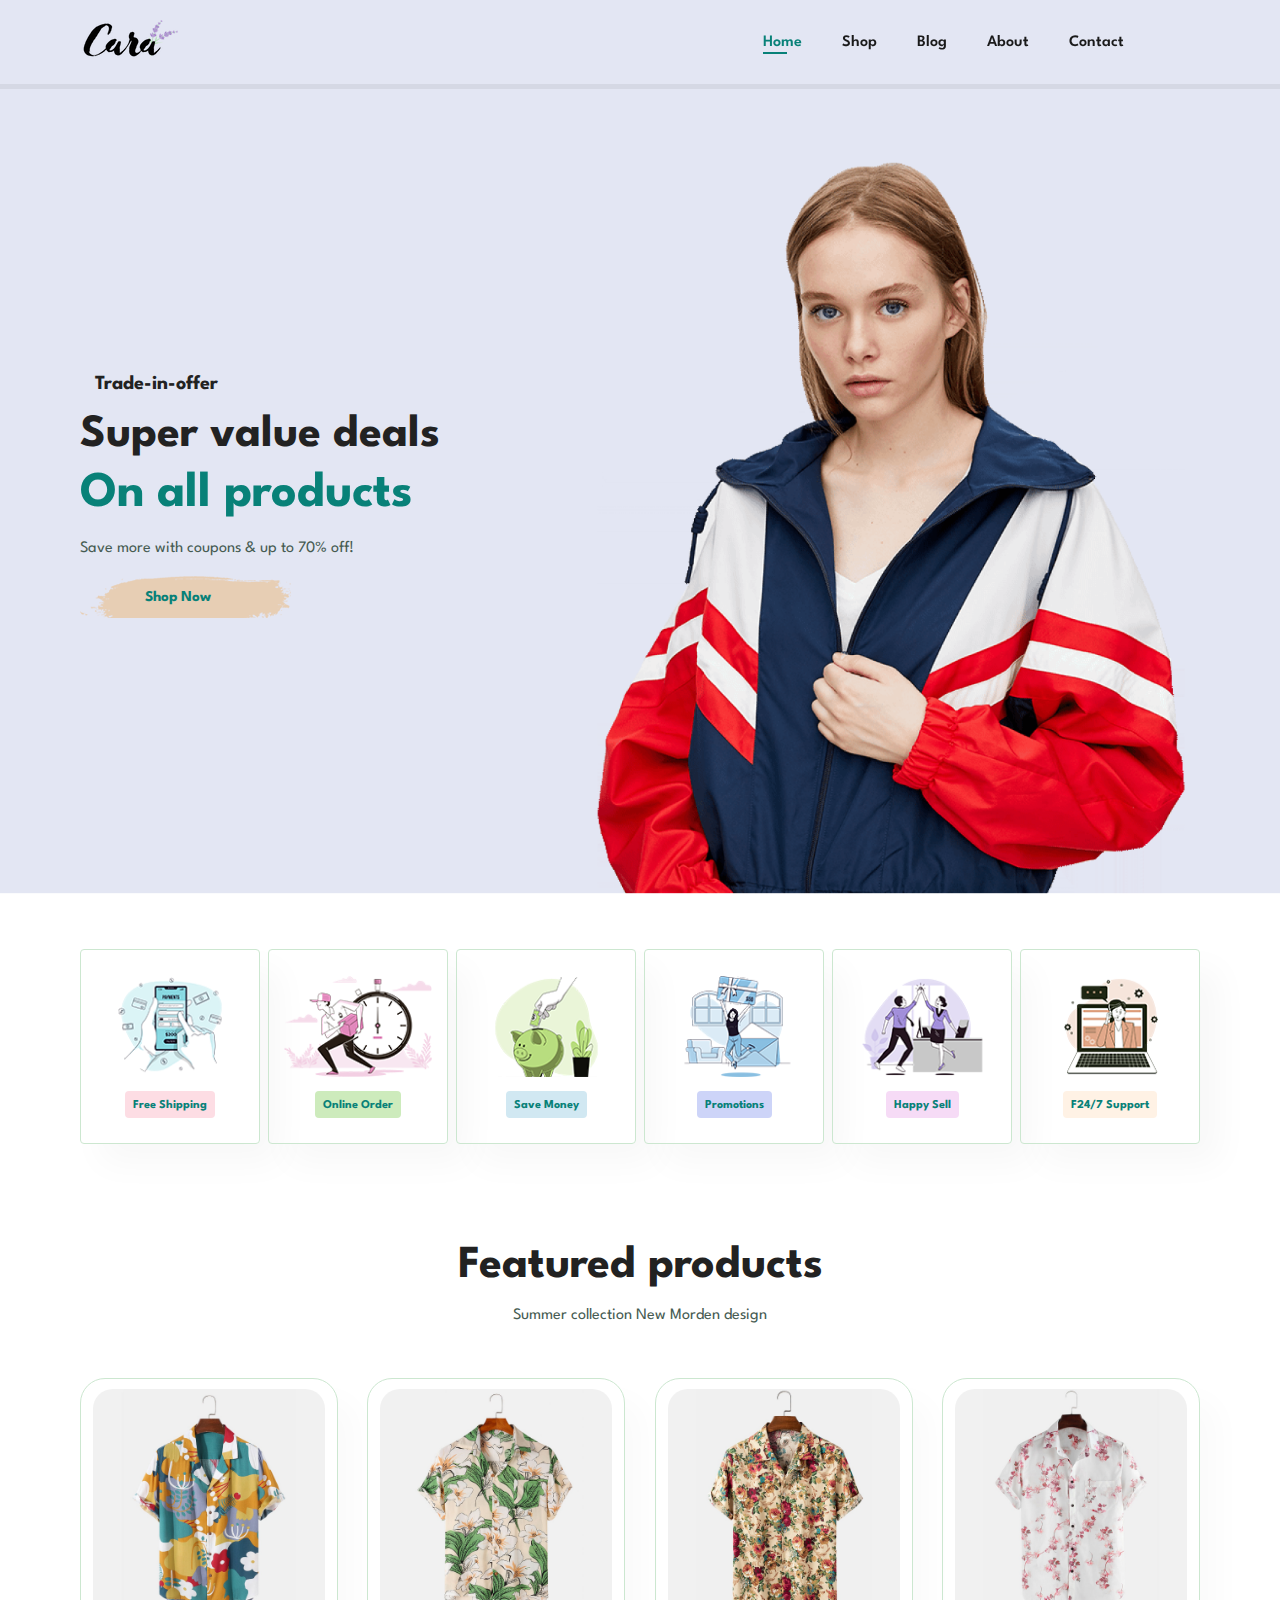
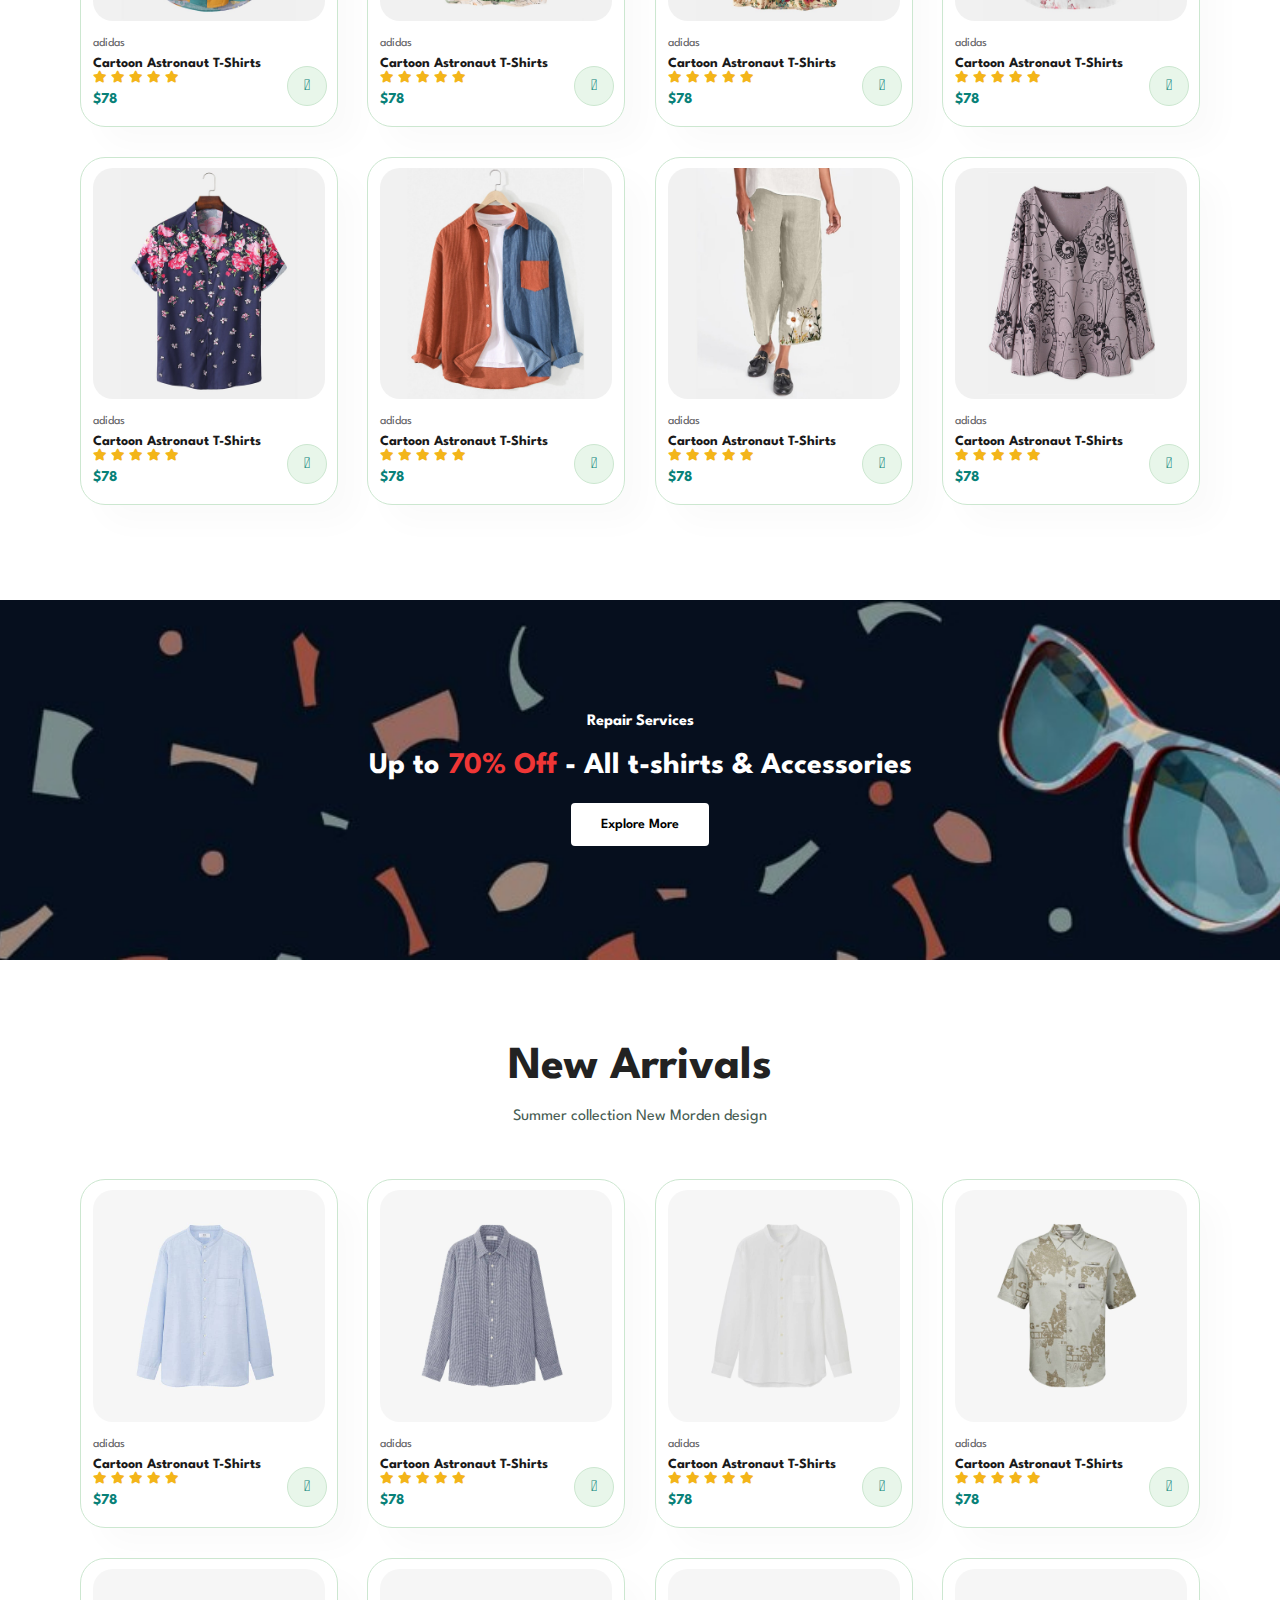
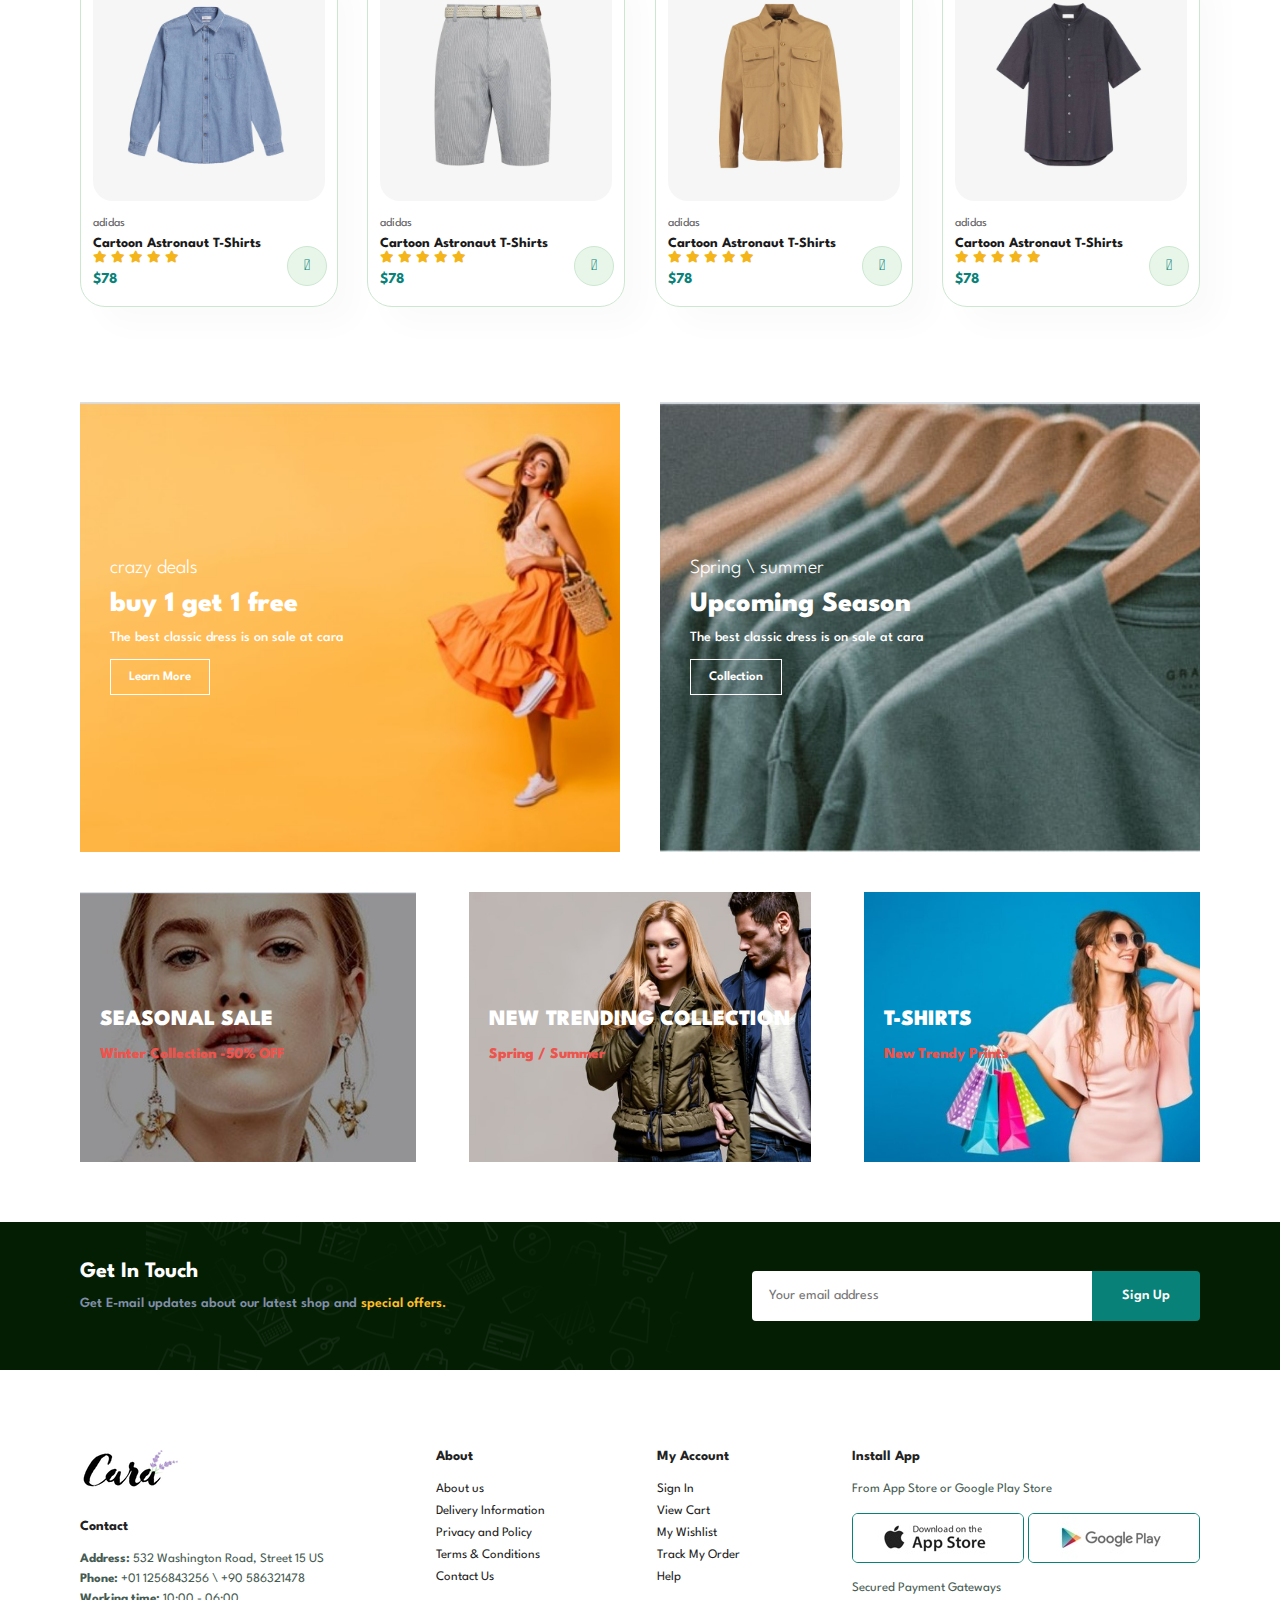
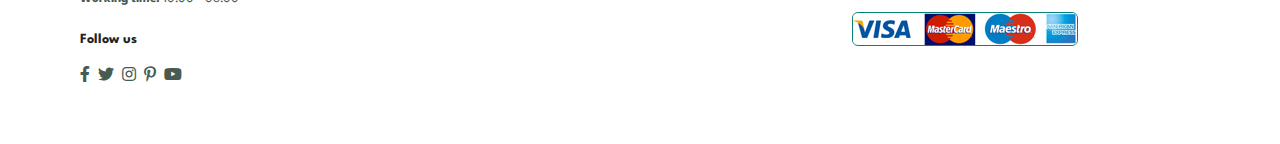
<file: index.html>
<!DOCTYPE html>
<html lang="en">

<head>
    <meta charset="UTF-8">
    <meta name="viewport" content="width=device-width, initial-scale=1.0">
    <title>E-commerce website</title>
    <link rel="stylesheet" href="https://pro.fontawesome.com/releases/v5.10.0/css/all.css" />

    <link rel="stylesheet" href="style.css">

</head>

<body>
    <section id="header">
        <a href="#"><img src="image/logo.png" class="logo"></a>
        <div>
            <ul id="navbar">
                <li><a class="active" href="index.html">Home</a></li>
                <li><a href="shop.html">Shop</a></li>
                <li><a href="blog.html">Blog</a></li>
                <li><a href="about.html">About</a></li>
                <li><a href="contact.html">Contact</a></li>
                <li id="lg-bag"><a href="cart.html"><i class="far fa-shopping-bag"></i></a></li>
                <!-- this is used to add the close button on oour humburger menu  -->
                <a href="#" id="close"><i class="far fa-times"></i></a>
            </ul>
        </div>
        <!-- add hamburger menu for responsive webite  -->
        <div id="mobile">

            <a href="cart.html"><i class="far fa-shopping-bag"></i></a>
            <i id="bar" class="fas fa-outdent"></i>
        </div>
    </section>

    <section id="hero">
        <h4>Trade-in-offer</h4>
        <h2>Super value deals</h2>
        <h1>On all products</h1>
        <p>Save more with coupons & up to 70% off!</p>
        <button>Shop Now</button>
    </section>

    <section id="feature" class="section-p1">
        <div class="fe-box">
            <img src="image/features/f1.png" alt="">
            <h6>Free Shipping</h6>
        </div>
        <div class="fe-box">
            <img src="image/features/f2.png" alt="">
            <h6>Online Order</h6>
        </div>
        <div class="fe-box">
            <img src="image/features/f3.png" alt="">
            <h6>Save Money</h6>
        </div>
        <div class="fe-box">
            <img src="image/features/f4.png" alt="">
            <h6>Promotions</h6>
        </div>
        <div class="fe-box">
            <img src="image/features/f5.png" alt="">
            <h6>Happy Sell</h6>
        </div>
        <div class="fe-box">
            <img src="image/features/f6.png" alt="">
            <h6>F24/7 Support</h6>
        </div>
    </section>

    <section id="product1" class="section-p1">
        <h2>Featured products</h2>
        <p>Summer collection New Morden design</p>
        <div class="pro-container">
            <div class="pro">
                <img src="image/product/f1.jpg" alt="">
                <div class="des">
                    <span>adidas</span>
                    <h5>Cartoon Astronaut T-Shirts</h5>
                    <div class="star">
                        <i class="fas fa-star"></i>
                        <i class="fas fa-star"></i>
                        <i class="fas fa-star"></i>
                        <i class="fas fa-star"></i>
                        <i class="fas fa-star"></i>
                    </div>
                    <h4>$78</h4>
                </div>
                <a href="#"><i class="fal fa-shopping-cart cart"></i></a>
            </div>

            <div class="pro">
                <img src="image/product/f2.jpg" alt="">
                <div class="des">
                    <span>adidas</span>
                    <h5>Cartoon Astronaut T-Shirts</h5>
                    <div class="star">
                        <i class="fas fa-star"></i>
                        <i class="fas fa-star"></i>
                        <i class="fas fa-star"></i>
                        <i class="fas fa-star"></i>
                        <i class="fas fa-star"></i>
                    </div>
                    <h4>$78</h4>
                </div>
                <a href="#"><i class="fal fa-shopping-cart cart"></i></a>
            </div>

            <div class="pro">
                <img src="image/product/f3.jpg" alt="">
                <div class="des">
                    <span>adidas</span>
                    <h5>Cartoon Astronaut T-Shirts</h5>
                    <div class="star">
                        <i class="fas fa-star"></i>
                        <i class="fas fa-star"></i>
                        <i class="fas fa-star"></i>
                        <i class="fas fa-star"></i>
                        <i class="fas fa-star"></i>
                    </div>
                    <h4>$78</h4>
                </div>
                <a href="#"><i class="fal fa-shopping-cart cart"></i></a>
            </div>

            <div class="pro">
                <img src="image/product/f4.jpg" alt="">
                <div class="des">
                    <span>adidas</span>
                    <h5>Cartoon Astronaut T-Shirts</h5>
                    <div class="star">
                        <i class="fas fa-star"></i>
                        <i class="fas fa-star"></i>
                        <i class="fas fa-star"></i>
                        <i class="fas fa-star"></i>
                        <i class="fas fa-star"></i>
                    </div>
                    <h4>$78</h4>
                </div>
                <a href="#"><i class="fal fa-shopping-cart cart"></i></a>
            </div>

            <div class="pro">
                <img src="image/product/f5.jpg" alt="">
                <div class="des">
                    <span>adidas</span>
                    <h5>Cartoon Astronaut T-Shirts</h5>
                    <div class="star">
                        <i class="fas fa-star"></i>
                        <i class="fas fa-star"></i>
                        <i class="fas fa-star"></i>
                        <i class="fas fa-star"></i>
                        <i class="fas fa-star"></i>
                    </div>
                    <h4>$78</h4>
                </div>
                <a href="#"><i class="fal fa-shopping-cart cart"></i></a>
            </div>

            <div class="pro">
                <img src="image/product/f6.jpg" alt="">
                <div class="des">
                    <span>adidas</span>
                    <h5>Cartoon Astronaut T-Shirts</h5>
                    <div class="star">
                        <i class="fas fa-star"></i>
                        <i class="fas fa-star"></i>
                        <i class="fas fa-star"></i>
                        <i class="fas fa-star"></i>
                        <i class="fas fa-star"></i>
                    </div>
                    <h4>$78</h4>
                </div>
                <a href="#"><i class="fal fa-shopping-cart cart"></i></a>
            </div>

            <div class="pro">
                <img src="image/product/f7.jpg" alt="">
                <div class="des">
                    <span>adidas</span>
                    <h5>Cartoon Astronaut T-Shirts</h5>
                    <div class="star">
                        <i class="fas fa-star"></i>
                        <i class="fas fa-star"></i>
                        <i class="fas fa-star"></i>
                        <i class="fas fa-star"></i>
                        <i class="fas fa-star"></i>
                    </div>
                    <h4>$78</h4>
                </div>
                <a href="#"><i class="fal fa-shopping-cart cart"></i></a>
            </div>

            <div class="pro">
                <img src="image/product/f8.jpg" alt="">
                <div class="des">
                    <span>adidas</span>
                    <h5>Cartoon Astronaut T-Shirts</h5>
                    <div class="star">
                        <i class="fas fa-star"></i>
                        <i class="fas fa-star"></i>
                        <i class="fas fa-star"></i>
                        <i class="fas fa-star"></i>
                        <i class="fas fa-star"></i>
                    </div>
                    <h4>$78</h4>
                </div>
                <a href="#"><i class="fal fa-shopping-cart cart"></i></a>
            </div>

        </div>
    </section>

    <section id="banner" class="section-m1">
        <h4>Repair Services</h4>
        <h2>Up to <span>70% Off</span> - All t-shirts & Accessories</h2>
        <button class="normal">Explore More</button>
    </section>

    <section id="product1" class="section-p1">
        <h2>New Arrivals</h2>
        <p>Summer collection New Morden design</p>
        <div class="pro-container">
            <div class="pro">
                <img src="image/product/n1.jpg" alt="">
                <div class="des">
                    <span>adidas</span>
                    <h5>Cartoon Astronaut T-Shirts</h5>
                    <div class="star">
                        <i class="fas fa-star"></i>
                        <i class="fas fa-star"></i>
                        <i class="fas fa-star"></i>
                        <i class="fas fa-star"></i>
                        <i class="fas fa-star"></i>
                    </div>
                    <h4>$78</h4>
                </div>
                <a href="#"><i class="fal fa-shopping-cart cart"></i></a>
            </div>

            <div class="pro">
                <img src="image/product/n2.jpg" alt="">
                <div class="des">
                    <span>adidas</span>
                    <h5>Cartoon Astronaut T-Shirts</h5>
                    <div class="star">
                        <i class="fas fa-star"></i>
                        <i class="fas fa-star"></i>
                        <i class="fas fa-star"></i>
                        <i class="fas fa-star"></i>
                        <i class="fas fa-star"></i>
                    </div>
                    <h4>$78</h4>
                </div>
                <a href="#"><i class="fal fa-shopping-cart cart"></i></a>
            </div>

            <div class="pro">
                <img src="image/product/n3.jpg" alt="">
                <div class="des">
                    <span>adidas</span>
                    <h5>Cartoon Astronaut T-Shirts</h5>
                    <div class="star">
                        <i class="fas fa-star"></i>
                        <i class="fas fa-star"></i>
                        <i class="fas fa-star"></i>
                        <i class="fas fa-star"></i>
                        <i class="fas fa-star"></i>
                    </div>
                    <h4>$78</h4>
                </div>
                <a href="#"><i class="fal fa-shopping-cart cart"></i></a>
            </div>

            <div class="pro">
                <img src="image/product/n4.jpg" alt="">
                <div class="des">
                    <span>adidas</span>
                    <h5>Cartoon Astronaut T-Shirts</h5>
                    <div class="star">
                        <i class="fas fa-star"></i>
                        <i class="fas fa-star"></i>
                        <i class="fas fa-star"></i>
                        <i class="fas fa-star"></i>
                        <i class="fas fa-star"></i>
                    </div>
                    <h4>$78</h4>
                </div>
                <a href="#"><i class="fal fa-shopping-cart cart"></i></a>
            </div>

            <div class="pro">
                <img src="image/product/n5.jpg" alt="">
                <div class="des">
                    <span>adidas</span>
                    <h5>Cartoon Astronaut T-Shirts</h5>
                    <div class="star">
                        <i class="fas fa-star"></i>
                        <i class="fas fa-star"></i>
                        <i class="fas fa-star"></i>
                        <i class="fas fa-star"></i>
                        <i class="fas fa-star"></i>
                    </div>
                    <h4>$78</h4>
                </div>
                <a href="#"><i class="fal fa-shopping-cart cart"></i></a>
            </div>

            <div class="pro">
                <img src="image/product/n6.jpg" alt="">
                <div class="des">
                    <span>adidas</span>
                    <h5>Cartoon Astronaut T-Shirts</h5>
                    <div class="star">
                        <i class="fas fa-star"></i>
                        <i class="fas fa-star"></i>
                        <i class="fas fa-star"></i>
                        <i class="fas fa-star"></i>
                        <i class="fas fa-star"></i>
                    </div>
                    <h4>$78</h4>
                </div>
                <a href="#"><i class="fal fa-shopping-cart cart"></i></a>
            </div>

            <div class="pro">
                <img src="image/product/n7.jpg" alt="">
                <div class="des">
                    <span>adidas</span>
                    <h5>Cartoon Astronaut T-Shirts</h5>
                    <div class="star">
                        <i class="fas fa-star"></i>
                        <i class="fas fa-star"></i>
                        <i class="fas fa-star"></i>
                        <i class="fas fa-star"></i>
                        <i class="fas fa-star"></i>
                    </div>
                    <h4>$78</h4>
                </div>
                <a href="#"><i class="fal fa-shopping-cart cart"></i></a>
            </div>

            <div class="pro">
                <img src="image/product/n8.jpg" alt="">
                <div class="des">
                    <span>adidas</span>
                    <h5>Cartoon Astronaut T-Shirts</h5>
                    <div class="star">
                        <i class="fas fa-star"></i>
                        <i class="fas fa-star"></i>
                        <i class="fas fa-star"></i>
                        <i class="fas fa-star"></i>
                        <i class="fas fa-star"></i>
                    </div>
                    <h4>$78</h4>
                </div>
                <a href="#"><i class="fal fa-shopping-cart cart"></i></a>
            </div>

        </div>
    </section>

    <section id="sm-banner" class="section-p1">
        <div class="banner-box">
            <h4>crazy deals</h4>
            <h2>buy 1 get 1 free</h2>
            <span>The best classic dress is on sale at cara</span>
            <button class="white">Learn More</button>
        </div>

        <div class="banner-box banner-box2">
            <h4>Spring \ summer</h4>
            <h2>Upcoming Season</h2>
            <span>The best classic dress is on sale at cara</span>
            <button class="white">Collection</button>
        </div>
    </section>

    <section id="banner3">
        <div class="banner-box">
            <h2>SEASONAL SALE</h2>
            <h3>Winter Collection -50% OFF</h3>
        </div>

        <div class="banner-box banner-box2">
            <h2>NEW TRENDING COLLECTION</h2>
            <h3>Spring / Summer</h3>
        </div>

        <div class="banner-box banner-box3">
            <h2>T-SHIRTS</h2>
            <h3>New Trendy Prints</h3>
        </div>
    </section>

    <section id="newsletter" class="section-p1 section-m1">
        <div class="newstext">
            <h4>Get In Touch</h4>
            <p>Get E-mail updates about our latest shop and <span>special offers.</span></p>
        </div>
        <div class="form">
            <input type="text" placeholder="Your email address">
            <button class="normal">Sign Up</button>
        </div>
    </section>

    <footer class="section-p1">
        <div class="col">
            <img class="logo" src="image/logo.png" alt="">
            <h4>Contact</h4>
            <p><strong>Address: </strong>532 Washington Road, Street 15 US</p>
            <p><strong>Phone: </strong>+01 1256843256 \ +90 586321478</p>
            <p><strong>Working time: </strong>10:00 - 06:00</p>
            <div class="follow">
                <h4>Follow us</h4>
                <div class="icon">
                    <i class="fab fa-facebook-f"></i>
                    <i class="fab fa-twitter"></i>
                    <i class="fab fa-instagram"></i>
                    <i class="fab fa-pinterest-p"></i>
                    <i class="fab fa-youtube"></i>
                </div>
            </div>
        </div>

        <div class="col">
            <h4>About</h4>
            <a href="#">About us</a>
            <a href="#">Delivery Information</a>
            <a href="#">Privacy and Policy</a>
            <a href="#">Terms & Conditions</a>
            <a href="#">Contact Us</a>
        </div>

        <div class="col">
            <h4>My Account</h4>
            <a href="#">Sign In</a>
            <a href="#">View Cart</a>
            <a href="#">My Wishlist</a>
            <a href="#">Track My Order</a>
            <a href="#">Help</a>
        </div>

        <div class="col install">
            <h4>Install App</h4>
            <p>From App Store or Google Play Store</p>
            <div class="row">
                <img src="image/pay/app.jpg" alt="">
                <img src="image/pay/play.jpg" alt="">
                <p>Secured Payment Gateways</p>
                <img src="image/pay/pay.png" alt="">
            </div>
        </div>
    </footer>
    <script src="script.js"></script>
</body>

</html>
</file>
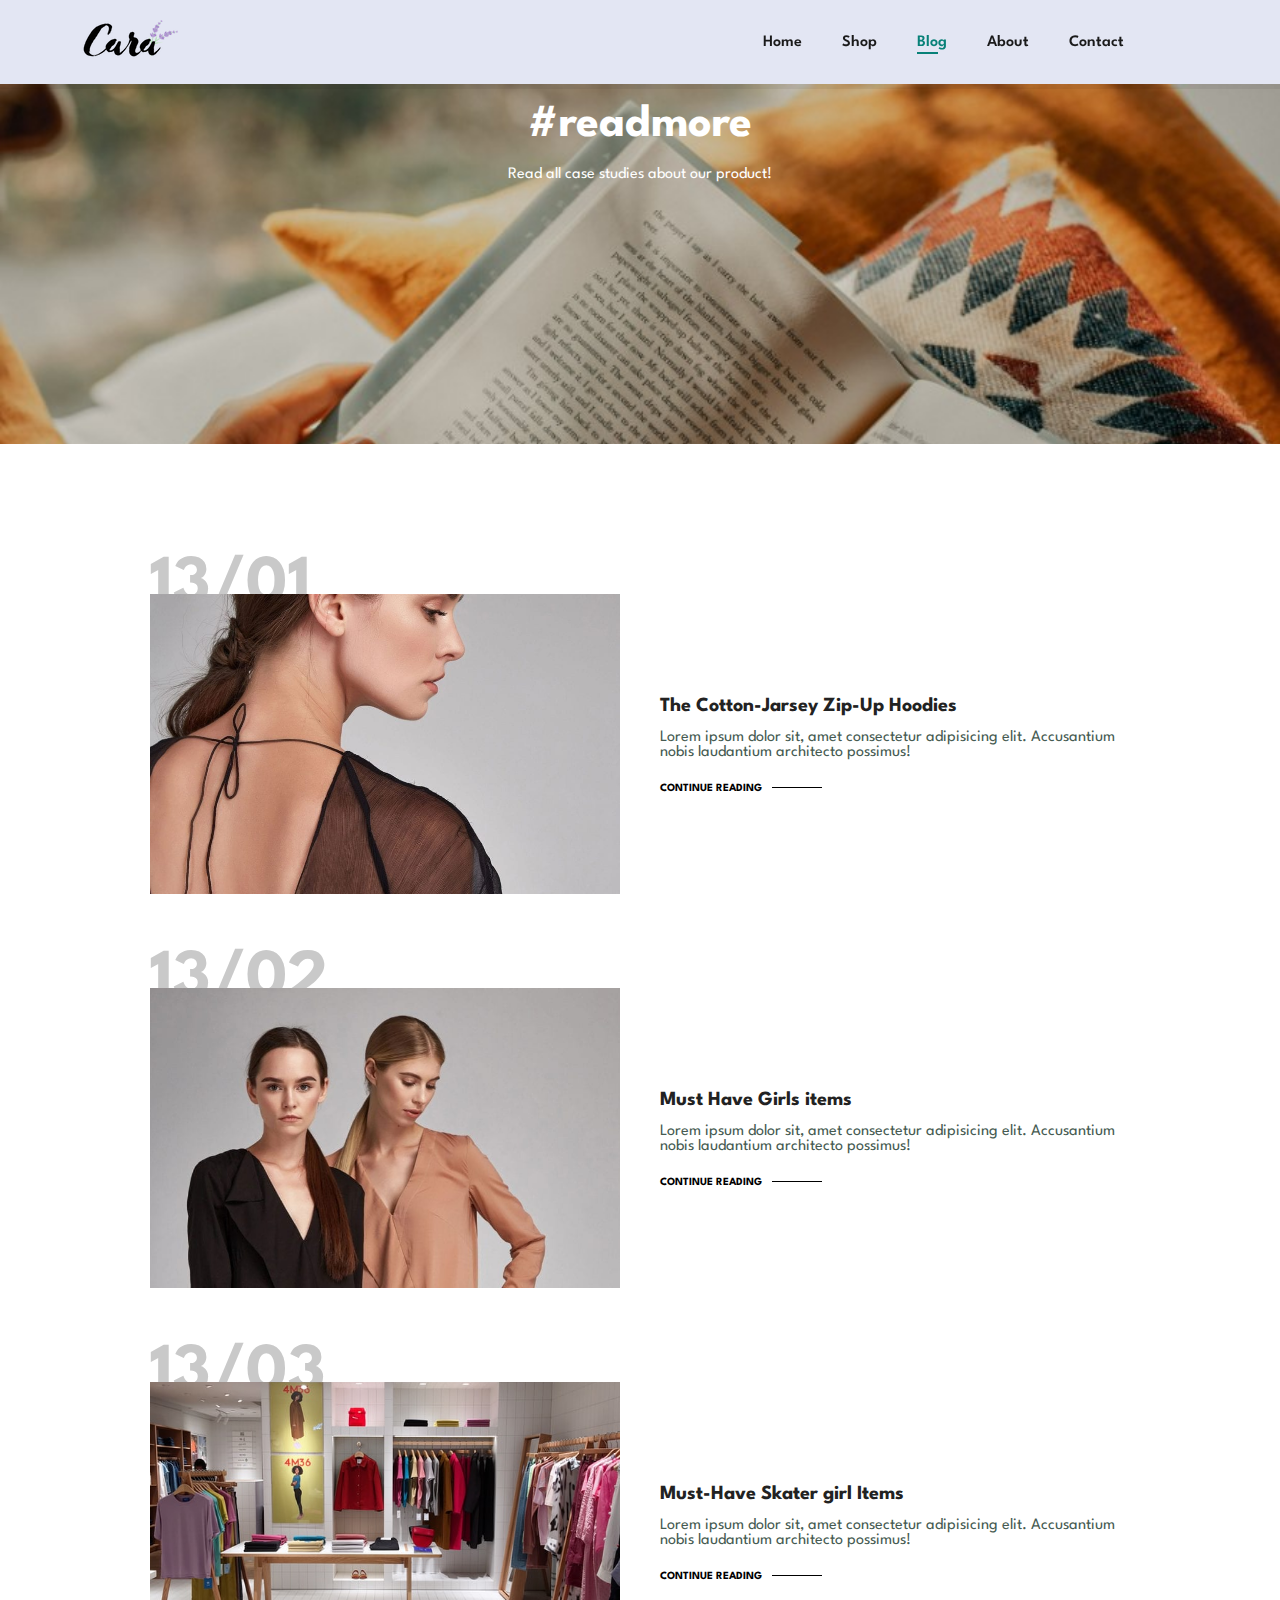
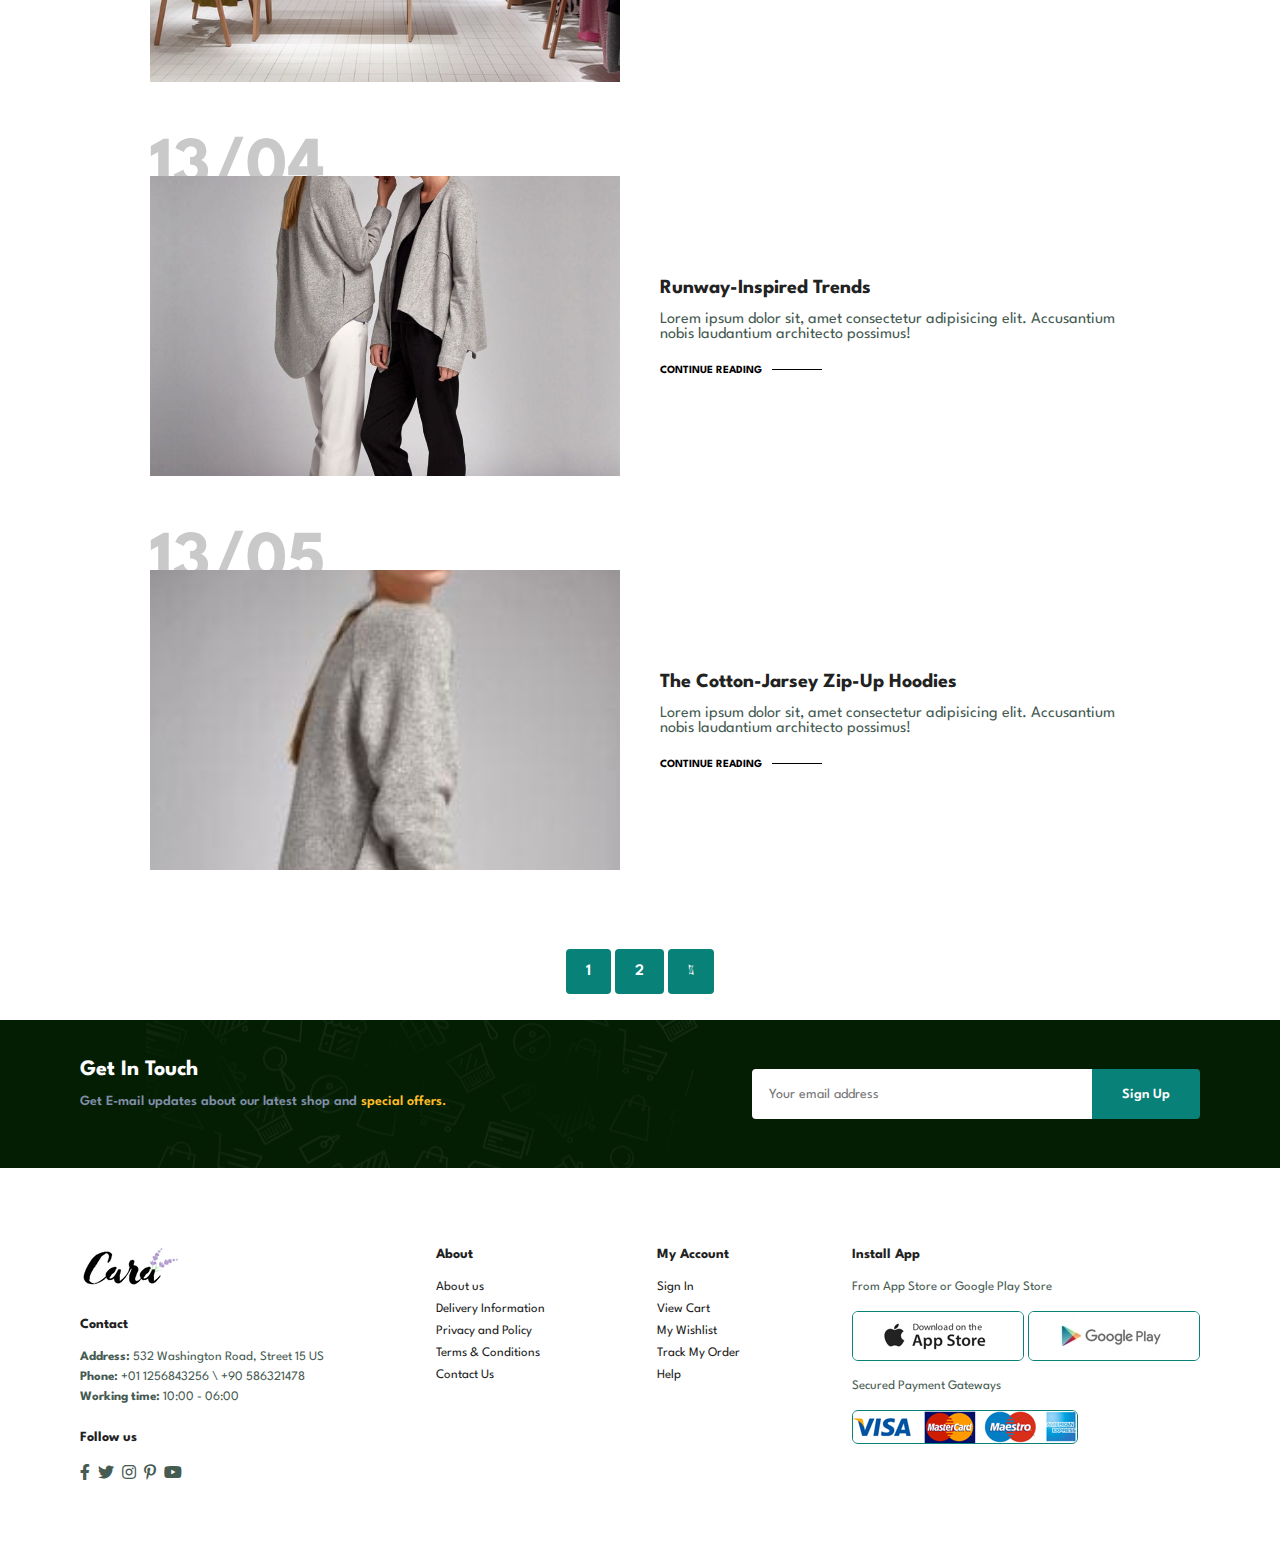
<file: blog.html>
<!DOCTYPE html>
<html lang="en">

<head>
    <meta charset="UTF-8">
    <meta name="viewport" content="width=device-width, initial-scale=1.0">
    <title>E-commerce website</title>
    <link rel="stylesheet" href="https://pro.fontawesome.com/releases/v5.10.0/css/all.css" />

    <link rel="stylesheet" href="style.css">

</head>

<body>
    <section id="header">
        <a href="#"><img src="image/logo.png" class="logo"></a>
        <div>
            <ul id="navbar">
                <li><a href="index.html">Home</a></li>
                <li><a href="shop.html">Shop</a></li>
                <li><a class="active" href="blog.html">Blog</a></li>
                <li><a href="about.html">About</a></li>
                <li><a href="contact.html">Contact</a></li>
                <li id="lg-bag"><a href="cart.html"><i class="far fa-shopping-bag"></i></a></li>
                <!-- this is used to add the close button on oour humburger menu  -->
                <a href="#" id="close"><i class="far fa-times"></i></a>
            </ul>
        </div>
        <!-- add hamburger menu for responsive webite  -->
        <div id="mobile">

            <a href="cart.html"><i class="far fa-shopping-bag"></i></a>
            <i id="bar" class="fas fa-outdent"></i>
        </div>
    </section>

    <section id="page-header" class="blog-header">
        <h2>#readmore</h2>    
        <p>Read all case studies about our product!</p>
    </section>

    <section id="blog">
        <div class="blog-box">
            <div class="blog-img">
                <img src="image/blog/b1.jpg" alt="">
            </div>
            <div class="blog-details">
                <h4>The Cotton-Jarsey Zip-Up Hoodies</h4>
                <p>Lorem ipsum dolor sit, amet consectetur adipisicing elit. Accusantium nobis laudantium architecto possimus! </p>
                <a href="#">CONTINUE READING</a>
            </div>
            <h1>13/01</h1>
        </div>

        <div class="blog-box">
            <div class="blog-img">
                <img src="image/blog/b2.jpg" alt="">
            </div>
            <div class="blog-details">
                <h4>Must Have Girls items</h4>
                <p>Lorem ipsum dolor sit, amet consectetur adipisicing elit. Accusantium nobis laudantium architecto possimus! </p>
                <a href="#">CONTINUE READING</a>
            </div>
            <h1>13/02</h1>
        </div>

        <div class="blog-box">
            <div class="blog-img">
                <img src="image/blog/b3.jpg" alt="">
            </div>
            <div class="blog-details">
                <h4>Must-Have Skater girl Items</h4>
                <p>Lorem ipsum dolor sit, amet consectetur adipisicing elit. Accusantium nobis laudantium architecto possimus! </p>
                <a href="#">CONTINUE READING</a>
            </div>
            <h1>13/03</h1>
        </div>

        <div class="blog-box">
            <div class="blog-img">
                <img src="image/blog/b4.jpg" alt="">
            </div>
            <div class="blog-details">
                <h4>Runway-Inspired Trends</h4>
                <p>Lorem ipsum dolor sit, amet consectetur adipisicing elit. Accusantium nobis laudantium architecto possimus! </p>
                <a href="#">CONTINUE READING</a>
            </div>
            <h1>13/04</h1>
        </div>

        <div class="blog-box">
            <div class="blog-img">
                <img src="image/blog/b5.jpg" alt="">
            </div>
            <div class="blog-details">
                <h4>The Cotton-Jarsey Zip-Up Hoodies</h4>
                <p>Lorem ipsum dolor sit, amet consectetur adipisicing elit. Accusantium nobis laudantium architecto possimus! </p>
                <a href="#">CONTINUE READING</a>
            </div>
            <h1>13/05</h1>
        </div>
    </section>

    <section id="pagination">
        <a href="#">1</a>
        <a href="#">2</a>
        <a href="#"><i class="fal fa-long-arrow-alt-right"></i></a>
    </section>

    <section id="newsletter" class="section-p1 section-m1">
        <div class="newstext">
            <h4>Get In Touch</h4>
            <p>Get E-mail updates about our latest shop and <span>special offers.</span></p>
        </div>
        <div class="form">
            <input type="text" placeholder="Your email address">
            <button class="normal">Sign Up</button>
        </div>
    </section>

    <footer class="section-p1">
        <div class="col">
            <img class="logo" src="image/logo.png" alt="">
            <h4>Contact</h4>
            <p><strong>Address: </strong>532 Washington Road, Street 15 US</p>
            <p><strong>Phone: </strong>+01 1256843256 \ +90 586321478</p>
            <p><strong>Working time: </strong>10:00 - 06:00</p>
            <div class="follow">
                <h4>Follow us</h4>
                <div class="icon">
                    <i class="fab fa-facebook-f"></i>
                    <i class="fab fa-twitter"></i>
                    <i class="fab fa-instagram"></i>
                    <i class="fab fa-pinterest-p"></i>
                    <i class="fab fa-youtube"></i>
                </div>
            </div>
        </div>

        <div class="col">
            <h4>About</h4>
            <a href="#">About us</a>
            <a href="#">Delivery Information</a>
            <a href="#">Privacy and Policy</a>
            <a href="#">Terms & Conditions</a>
            <a href="#">Contact Us</a>
        </div>

        <div class="col">
            <h4>My Account</h4>
            <a href="#">Sign In</a>
            <a href="#">View Cart</a>
            <a href="#">My Wishlist</a>
            <a href="#">Track My Order</a>
            <a href="#">Help</a>
        </div>

        <div class="col install">
            <h4>Install App</h4>
            <p>From App Store or Google Play Store</p>
            <div class="row">
                <img src="image/pay/app.jpg" alt="">
                <img src="image/pay/play.jpg" alt="">
                <p>Secured Payment Gateways</p>
                <img src="image/pay/pay.png" alt="">
            </div>
        </div>
    </footer>
    <script src="script.js"></script>
</body>

</html>
</file>
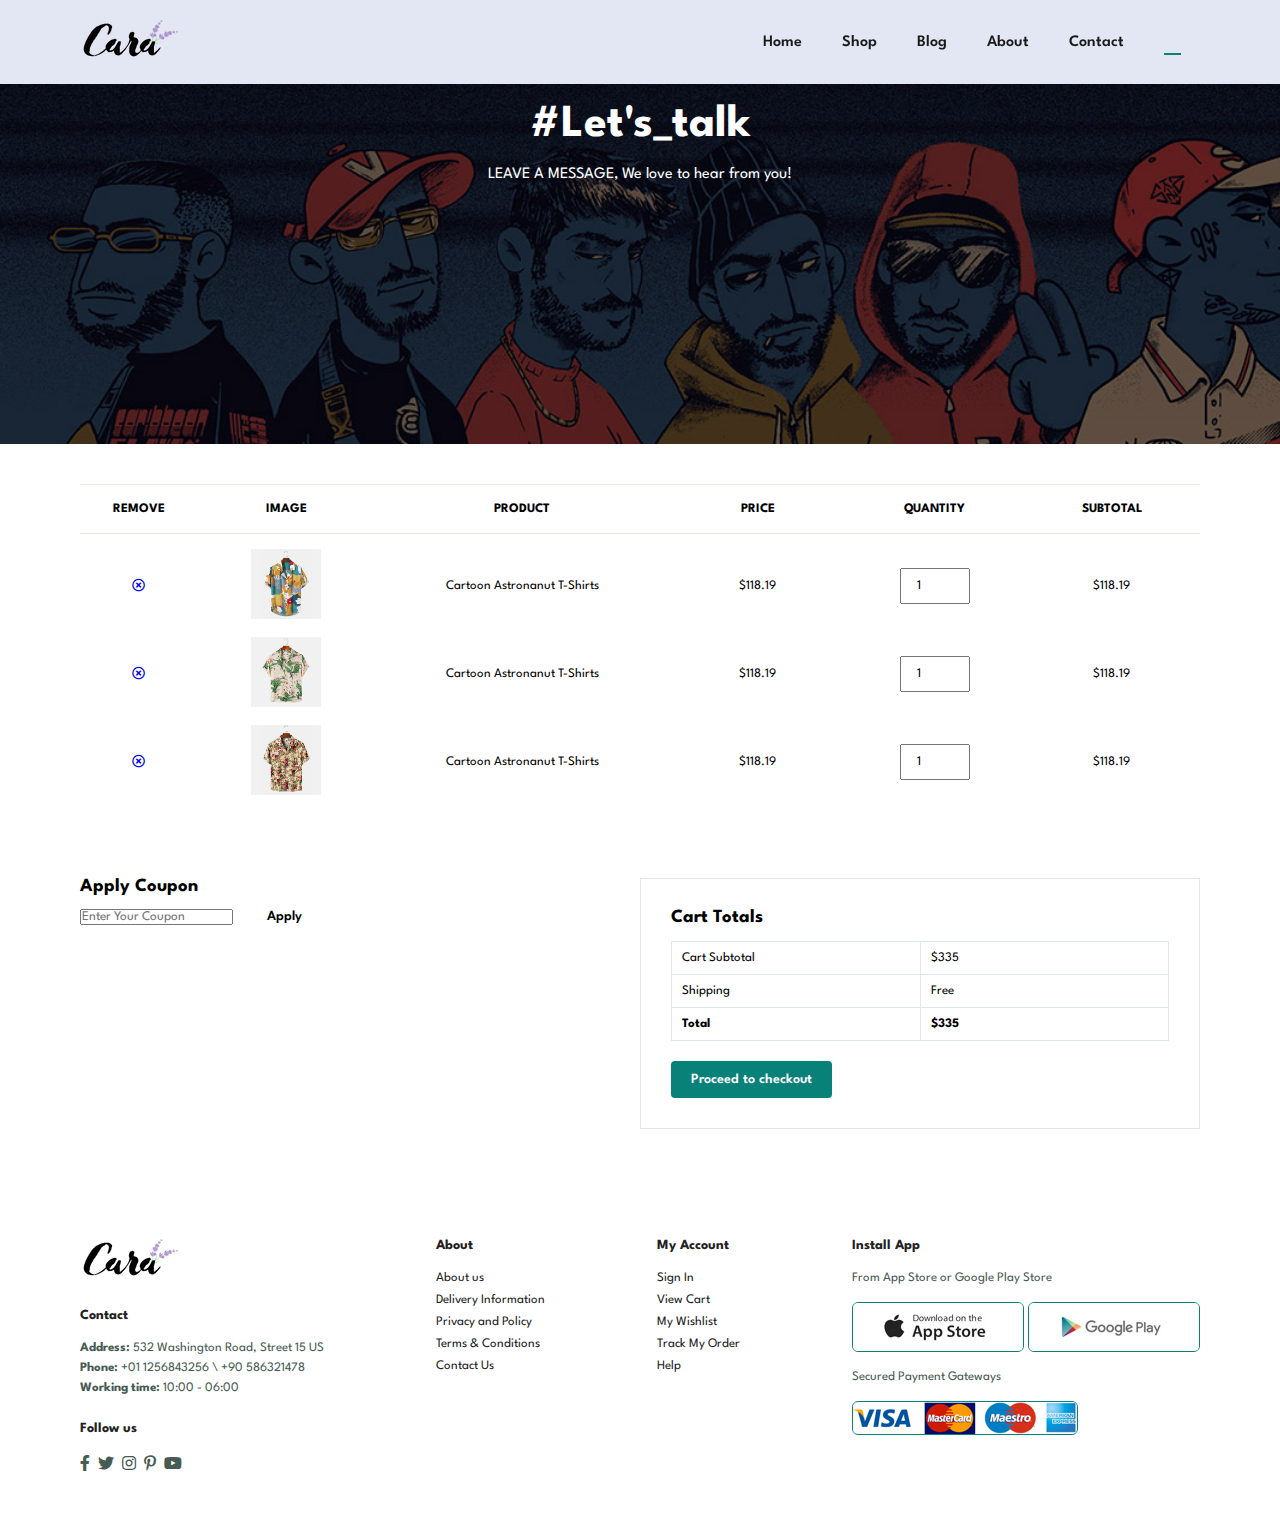
<file: cart.html>
<!DOCTYPE html>
<html lang="en">

<head>
    <meta charset="UTF-8">
    <meta name="viewport" content="width=device-width, initial-scale=1.0">
    <title>E-commerce website</title>
    <link rel="stylesheet" href="https://pro.fontawesome.com/releases/v5.10.0/css/all.css" />

    <link rel="stylesheet" href="style.css">

</head>

<body>
    <section id="header">
        <a href="#"><img src="image/logo.png" class="logo"></a>
        <div>
            <ul id="navbar">
                <li><a href="index.html">Home</a></li>
                <li><a href="shop.html">Shop</a></li>
                <li><a href="blog.html">Blog</a></li>
                <li><a href="about.html">About</a></li>
                <li><a href="contact.html">Contact</a></li>
                <li id="lg-bag"><a class="active" href="cart.html"><i class="far fa-shopping-bag"></i></a></li>
                <!-- this is used to add the close button on oour humburger menu  -->
                <a href="#" id="close"><i class="far fa-times"></i></a>
            </ul>
        </div>
        <!-- add hamburger menu for responsive webite  -->
        <div id="mobile">

            <a href="cart.html"><i class="far fa-shopping-bag"></i></a>
            <i id="bar" class="fas fa-outdent"></i>
        </div>
    </section>

    <section id="page-header" class="about-header">
        <h2>#Let's_talk</h2>    
        <p>LEAVE A MESSAGE, We love to hear from you!</p>
    </section>
    
    <section id="cart" class="section-p1">
        <table width="100%">
            <thead>
                <tr>
                    <td>Remove</td>
                    <td>Image</td>
                    <td>Product</td>
                    <td>Price</td>
                    <td>Quantity</td>
                    <td>Subtotal</td>
                </tr>
            </thead>
            <tbody>
                <tr>
                    <td><a href="#"><i class="far fa-times-circle"></i></a></td>
                    <td><img src="image/product/f1.jpg" alt=""></td>
                    <td>Cartoon Astronanut T-Shirts</td>
                    <td>$118.19</td>
                    <td><input type="number" value="1"></td>
                    <td>$118.19</td>
                </tr>
                <tr>
                    <td><a href="#"><i class="far fa-times-circle"></i></a></td>
                    <td><img src="image/product/f2.jpg" alt=""></td>
                    <td>Cartoon Astronanut T-Shirts</td>
                    <td>$118.19</td>
                    <td><input type="number" value="1"></td>
                    <td>$118.19</td>
                </tr>
                <tr>
                    <td><a href="#"><i class="far fa-times-circle"></i></a></td>
                    <td><img src="image/product/f3.jpg" alt=""></td>
                    <td>Cartoon Astronanut T-Shirts</td>
                    <td>$118.19</td>
                    <td><input type="number" value="1"></td>
                    <td>$118.19</td>
                </tr>
            </tbody>
        </table>
    </section>


    <section id="cart-add" class="section-p1">
        <div class="coupon">
            <h3>Apply Coupon</h3>
            <div>
                <input type="text" placeholder="Enter Your Coupon">
                <button class="normal">Apply</button>
            </div>
        </div>

        <div id="subtotal">
            <h3>Cart Totals</h3>
            <table>
                <tr>
                    <td>Cart Subtotal</td>
                    <td>$335</td>
                </tr>
                <tr>
                    <td>Shipping</td>
                    <td>Free</td>
                </tr>
                <tr>
                    <td><strong>Total</strong></td>
                    <td><strong>$335</strong></td>
                </tr>
            </table>
            <button class="normal">Proceed to checkout</button>
        </div>
    </section>

    <footer class="section-p1">
        <div class="col">
            <img class="logo" src="image/logo.png" alt="">
            <h4>Contact</h4>
            <p><strong>Address: </strong>532 Washington Road, Street 15 US</p>
            <p><strong>Phone: </strong>+01 1256843256 \ +90 586321478</p>
            <p><strong>Working time: </strong>10:00 - 06:00</p>
            <div class="follow">
                <h4>Follow us</h4>
                <div class="icon">
                    <i class="fab fa-facebook-f"></i>
                    <i class="fab fa-twitter"></i>
                    <i class="fab fa-instagram"></i>
                    <i class="fab fa-pinterest-p"></i>
                    <i class="fab fa-youtube"></i>
                </div>
            </div>
        </div>

        <div class="col">
            <h4>About</h4>
            <a href="#">About us</a>
            <a href="#">Delivery Information</a>
            <a href="#">Privacy and Policy</a>
            <a href="#">Terms & Conditions</a>
            <a href="#">Contact Us</a>
        </div>

        <div class="col">
            <h4>My Account</h4>
            <a href="#">Sign In</a>
            <a href="#">View Cart</a>
            <a href="#">My Wishlist</a>
            <a href="#">Track My Order</a>
            <a href="#">Help</a>
        </div>

        <div class="col install">
            <h4>Install App</h4>
            <p>From App Store or Google Play Store</p>
            <div class="row">
                <img src="image/pay/app.jpg" alt="">
                <img src="image/pay/play.jpg" alt="">
                <p>Secured Payment Gateways</p>
                <img src="image/pay/pay.png" alt="">
            </div>
        </div>
    </footer>

    <script src="script.js"></script>
</body>

</html>
</file>
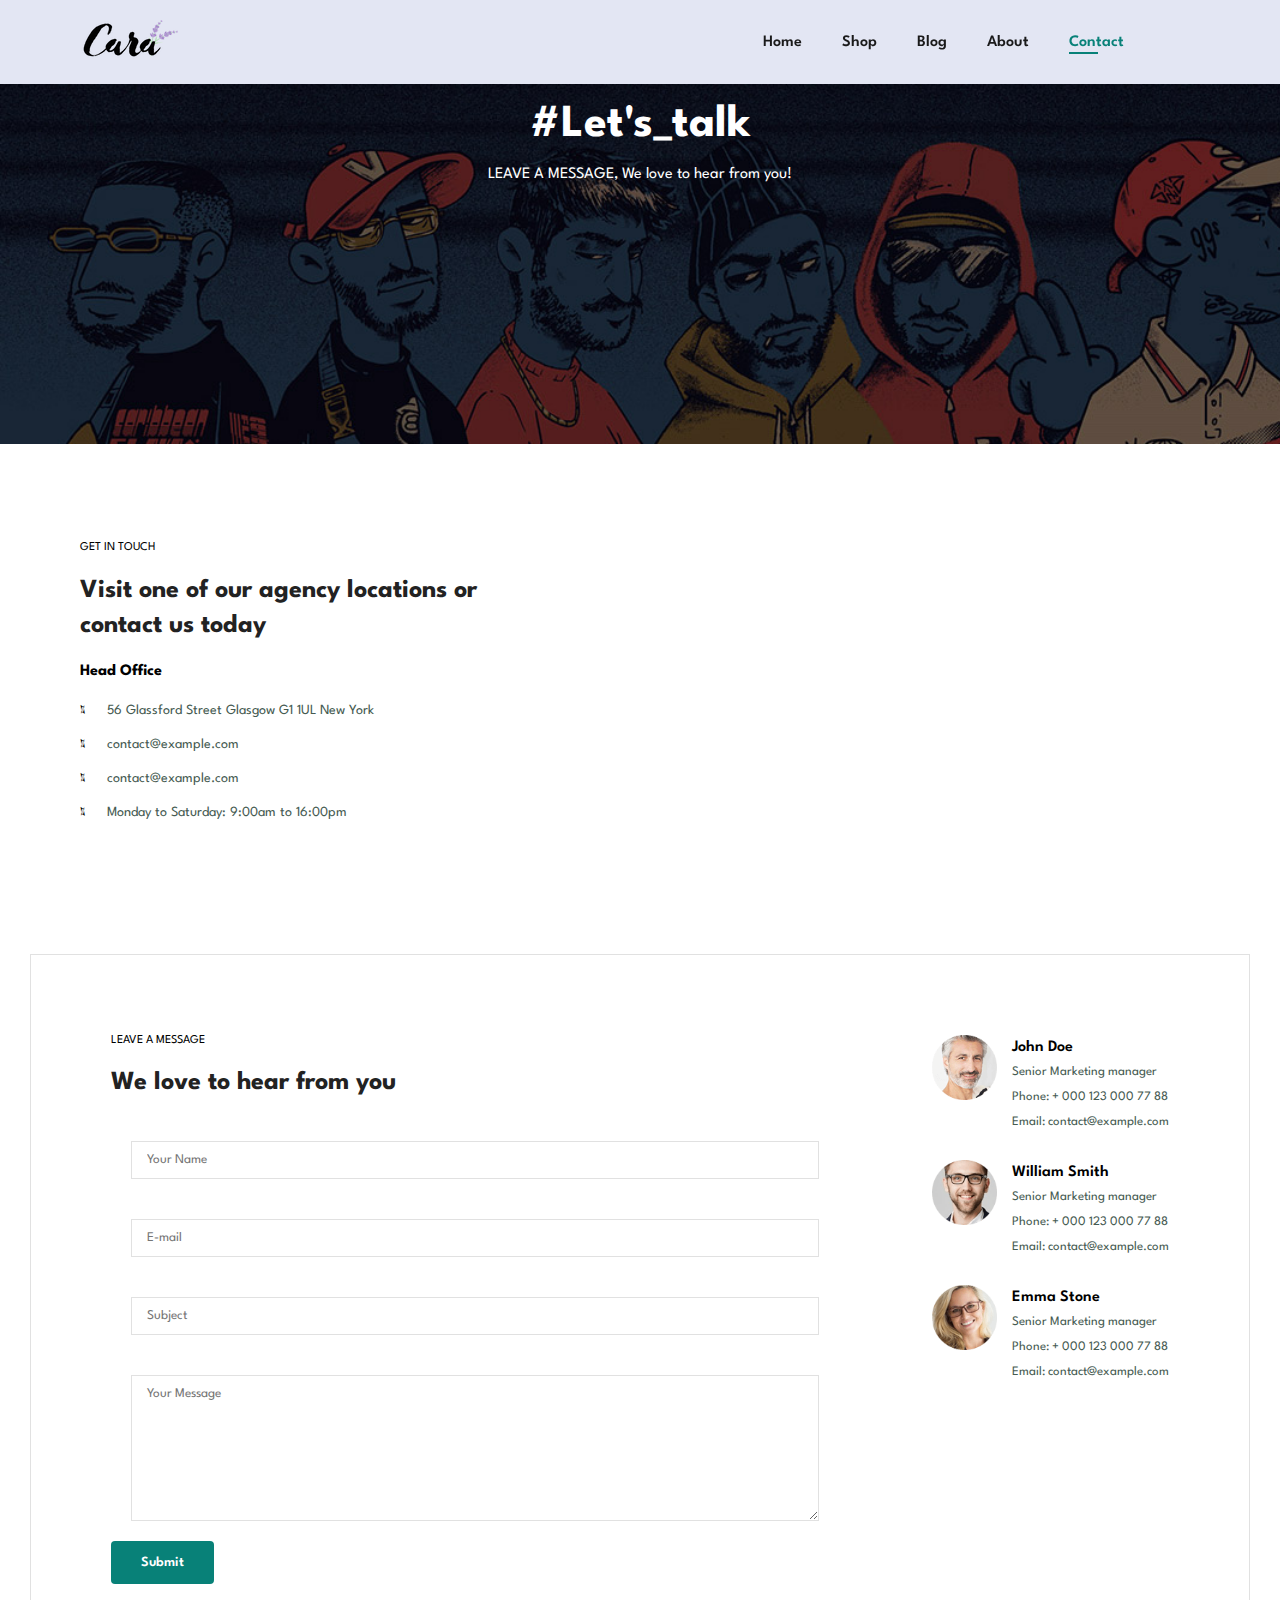
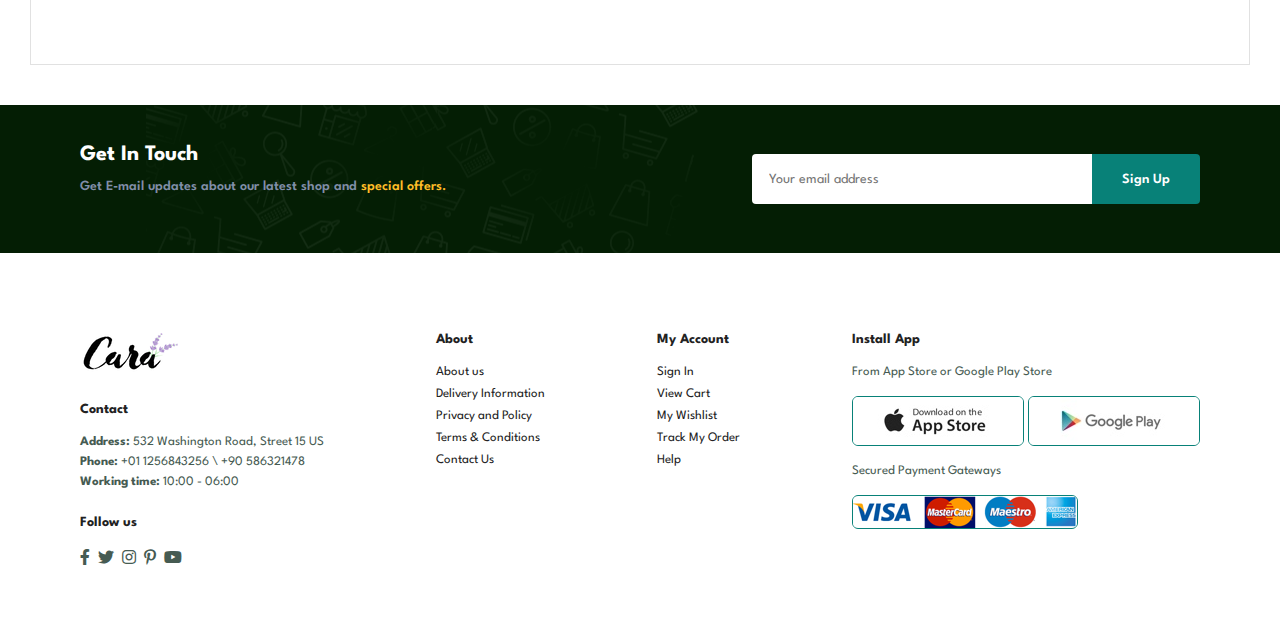
<file: contact.html>
<!DOCTYPE html>
<html lang="en">

<head>
    <meta charset="UTF-8">
    <meta name="viewport" content="width=device-width, initial-scale=1.0">
    <title>E-commerce website</title>
    <link rel="stylesheet" href="https://pro.fontawesome.com/releases/v5.10.0/css/all.css" />

    <link rel="stylesheet" href="style.css">

</head>

<body>
    <section id="header">
        <a href="#"><img src="image/logo.png" class="logo"></a>
        <div>
            <ul id="navbar">
                <li><a href="index.html">Home</a></li>
                <li><a href="shop.html">Shop</a></li>
                <li><a href="blog.html">Blog</a></li>
                <li><a href="about.html">About</a></li>
                <li><a class="active" href="contact.html">Contact</a></li>
                <li id="lg-bag"><a href="cart.html"><i class="far fa-shopping-bag"></i></a></li>
                <!-- this is used to add the close button on oour humburger menu  -->
                <a href="#" id="close"><i class="far fa-times"></i></a>
            </ul>
        </div>
        <!-- add hamburger menu for responsive webite  -->
        <div id="mobile">

            <a href="cart.html"><i class="far fa-shopping-bag"></i></a>
            <i id="bar" class="fas fa-outdent"></i>
        </div>
    </section>

    <section id="page-header" class="about-header">
        <h2>#Let's_talk</h2>    
        <p>LEAVE A MESSAGE, We love to hear from you!</p>
    </section>
    
    <section id="contact-details" class="section-p1">
        <div class="details">
            <span>GET IN TOUCH</span>
            <h2>Visit one of our agency locations or contact us today</h2>
            <h3>Head Office</h3>
            <div>
                <li><i class="fal fa-map"></i>
                <p>56 Glassford Street Glasgow G1 1UL New York</p></li>
                <li><i class="fal fa-envelope"></i>
                <p>contact@example.com</p></li>
                <li><i class="fal fa-phone-alt"></i>
                <p>contact@example.com</p></li>
                <li><i class="fal fa-clock"></i>
                <p>Monday to Saturday: 9:00am to 16:00pm</p></li>
            </div>
        </div>
        <div class="map">

            <iframe src="https://www.google.com/maps/embed?pb=!1m18!1m12!1m3!1d2469.808802952254!2d-1.2569417244649181!3d51.754819692599895!2m3!1f0!2f0!3f0!3m2!1i1024!2i768!4f13.1!3m3!1m2!1s0x4876c6a9ef8c485b%3A0xd2ff1883a001afed!2sUniversity%20of%20Oxford!5e0!3m2!1sen!2sin!4v1710584348431!5m2!1sen!2sin" width="600" height="450" style="border:0;" allowfullscreen="" loading="lazy" referrerpolicy="no-referrer-when-downgrade"></iframe>
        </div>
    </section>

    <section id="form-details">
        <form action="">
            <span>LEAVE A MESSAGE</span>
            <h2>We love to hear from you</h2>
            <input type="text" placeholder="Your Name">
            <input type="text" placeholder="E-mail">
            <input type="text" placeholder="Subject">
            <textarea name="" id="" cols="30" rows="10" placeholder="Your Message"></textarea>
            <button class="normal">Submit</button>
        </form>

        <div class="people">
            <div>
                <img src="image/people/1.png" alt="">
                <p><span>John Doe</span> Senior Marketing manager <br> Phone: + 000 123 000 77 88 <br>Email: contact@example.com</p>
            </div>
            <div>
                <img src="image/people/2.png" alt="">
                <p><span>William Smith</span> Senior Marketing manager <br> Phone: + 000 123 000 77 88 <br>Email: contact@example.com</p>
            </div>
            <div>
                <img src="image/people/3.png" alt="">
                <p><span>Emma Stone</span> Senior Marketing manager <br> Phone: + 000 123 000 77 88 <br>Email: contact@example.com</p>
            </div>
        </div>
    </section>

    <section id="newsletter" class="section-p1 section-m1">
        <div class="newstext">
            <h4>Get In Touch</h4>
            <p>Get E-mail updates about our latest shop and <span>special offers.</span></p>
        </div>
        <div class="form">
            <input type="text" placeholder="Your email address">
            <button class="normal">Sign Up</button>
        </div>
    </section>

    <footer class="section-p1">
        <div class="col">
            <img class="logo" src="image/logo.png" alt="">
            <h4>Contact</h4>
            <p><strong>Address: </strong>532 Washington Road, Street 15 US</p>
            <p><strong>Phone: </strong>+01 1256843256 \ +90 586321478</p>
            <p><strong>Working time: </strong>10:00 - 06:00</p>
            <div class="follow">
                <h4>Follow us</h4>
                <div class="icon">
                    <i class="fab fa-facebook-f"></i>
                    <i class="fab fa-twitter"></i>
                    <i class="fab fa-instagram"></i>
                    <i class="fab fa-pinterest-p"></i>
                    <i class="fab fa-youtube"></i>
                </div>
            </div>
        </div>

        <div class="col">
            <h4>About</h4>
            <a href="#">About us</a>
            <a href="#">Delivery Information</a>
            <a href="#">Privacy and Policy</a>
            <a href="#">Terms & Conditions</a>
            <a href="#">Contact Us</a>
        </div>

        <div class="col">
            <h4>My Account</h4>
            <a href="#">Sign In</a>
            <a href="#">View Cart</a>
            <a href="#">My Wishlist</a>
            <a href="#">Track My Order</a>
            <a href="#">Help</a>
        </div>

        <div class="col install">
            <h4>Install App</h4>
            <p>From App Store or Google Play Store</p>
            <div class="row">
                <img src="image/pay/app.jpg" alt="">
                <img src="image/pay/play.jpg" alt="">
                <p>Secured Payment Gateways</p>
                <img src="image/pay/pay.png" alt="">
            </div>
        </div>
    </footer>

    <script src="script.js"></script>
</body>

</html>
</file>
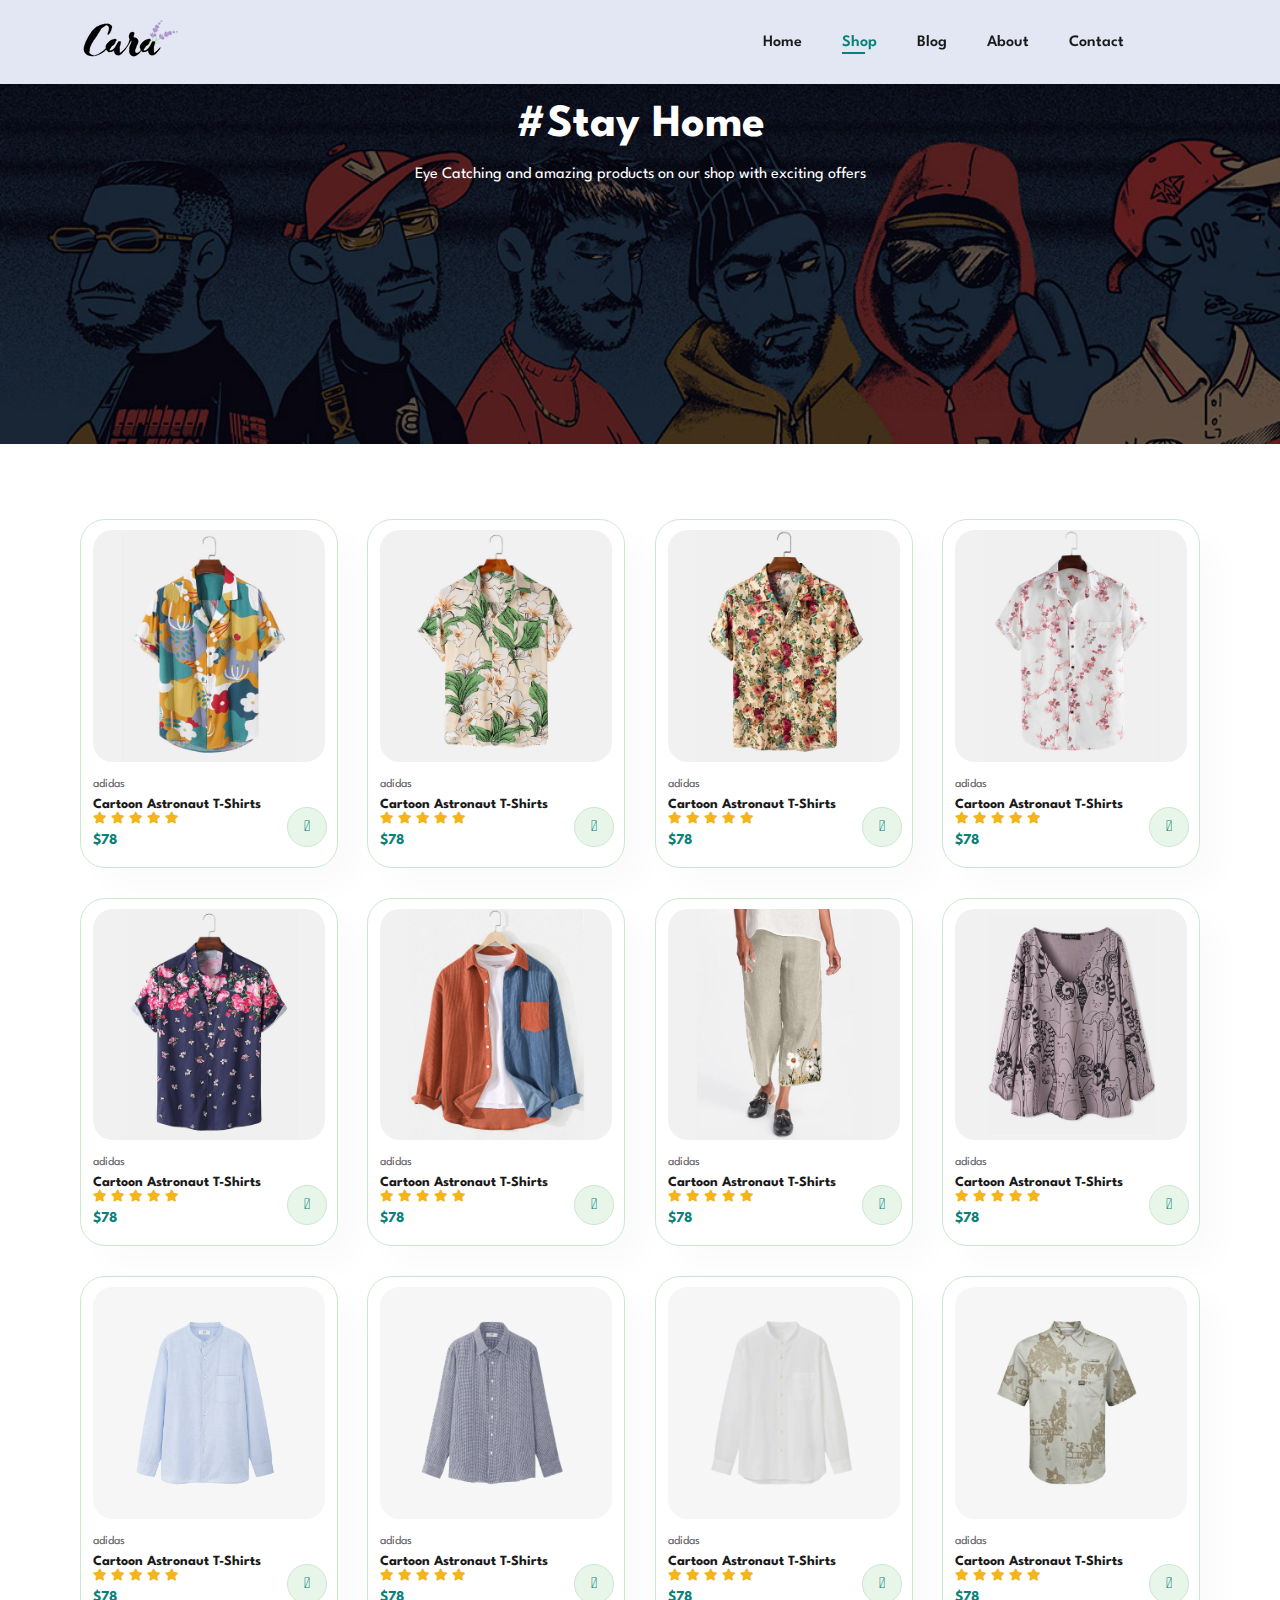
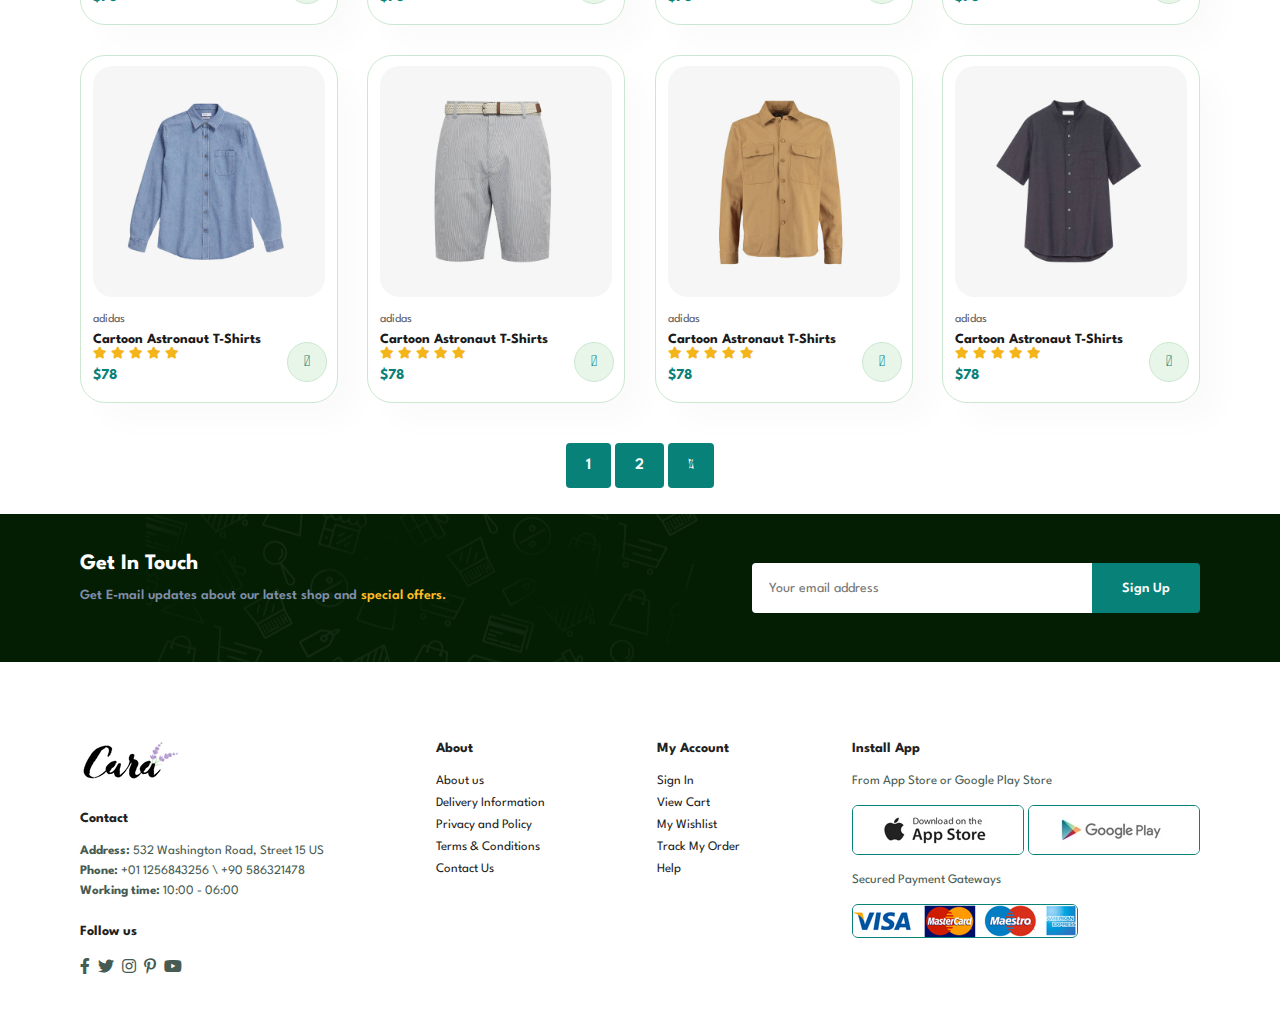
<file: shop.html>
<!DOCTYPE html>
<html lang="en">

<head>
    <meta charset="UTF-8">
    <meta name="viewport" content="width=device-width, initial-scale=1.0">
    <title>E-commerce website</title>
    <link rel="stylesheet" href="https://pro.fontawesome.com/releases/v5.10.0/css/all.css" />

    <link rel="stylesheet" href="style.css">

</head>

<body>
    <section id="header">
        <a href="#"><img src="image/logo.png" class="logo"></a>
        <div>
            <ul id="navbar">
                <li><a href="index.html">Home</a></li>
                <li><a class="active" href="shop.html">Shop</a></li>
                <li><a href="blog.html">Blog</a></li>
                <li><a href="about.html">About</a></li>
                <li><a href="contact.html">Contact</a></li>
                <li id="lg-bag"><a href="cart.html"><i class="far fa-shopping-bag"></i></a></li>
                <!-- this is used to add the close button on oour humburger menu  -->
                <a href="#" id="close"><i class="far fa-times"></i></a>
            </ul>
        </div>
        <!-- add hamburger menu for responsive webite  -->
        <div id="mobile">

            <a href="cart.html"><i class="far fa-shopping-bag"></i></a>
            <i id="bar" class="fas fa-outdent"></i>
        </div>
    </section>

    <section id="page-header">
        <h2>#Stay Home</h2>    
        <p>Eye Catching and amazing products on our shop with exciting offers</p>
    </section>

    <section id="product1" class="section-p1">
        
        <div class="pro-container">
            <div class="pro" onclick="window.location.href='sproduct.html';">
                <img src="image/product/f1.jpg" alt="">
                <div class="des">
                    <span>adidas</span>
                    <h5>Cartoon Astronaut T-Shirts</h5>
                    <div class="star">
                        <i class="fas fa-star"></i>
                        <i class="fas fa-star"></i>
                        <i class="fas fa-star"></i>
                        <i class="fas fa-star"></i>
                        <i class="fas fa-star"></i>
                    </div>
                    <h4>$78</h4>
                </div>
                <a href="#"><i class="fal fa-shopping-cart cart"></i></a>
            </div>

            <div class="pro" onclick="window.location.href='sproduct.html';">
                <img src="image/product/f2.jpg" alt="">
                <div class="des">
                    <span>adidas</span>
                    <h5>Cartoon Astronaut T-Shirts</h5>
                    <div class="star">
                        <i class="fas fa-star"></i>
                        <i class="fas fa-star"></i>
                        <i class="fas fa-star"></i>
                        <i class="fas fa-star"></i>
                        <i class="fas fa-star"></i>
                    </div>
                    <h4>$78</h4>
                </div>
                <a href="#"><i class="fal fa-shopping-cart cart"></i></a>
            </div>

            <div class="pro" onclick="window.location.href='sproduct.html';">
                <img src="image/product/f3.jpg" alt="">
                <div class="des">
                    <span>adidas</span>
                    <h5>Cartoon Astronaut T-Shirts</h5>
                    <div class="star">
                        <i class="fas fa-star"></i>
                        <i class="fas fa-star"></i>
                        <i class="fas fa-star"></i>
                        <i class="fas fa-star"></i>
                        <i class="fas fa-star"></i>
                    </div>
                    <h4>$78</h4>
                </div>
                <a href="#"><i class="fal fa-shopping-cart cart"></i></a>
            </div>

            <div class="pro" onclick="window.location.href='sproduct.html';">
                <img src="image/product/f4.jpg" alt="">
                <div class="des">
                    <span>adidas</span>
                    <h5>Cartoon Astronaut T-Shirts</h5>
                    <div class="star">
                        <i class="fas fa-star"></i>
                        <i class="fas fa-star"></i>
                        <i class="fas fa-star"></i>
                        <i class="fas fa-star"></i>
                        <i class="fas fa-star"></i>
                    </div>
                    <h4>$78</h4>
                </div>
                <a href="#"><i class="fal fa-shopping-cart cart"></i></a>
            </div>

            <div class="pro" onclick="window.location.href='sproduct.html';">
                <img src="image/product/f5.jpg" alt="">
                <div class="des">
                    <span>adidas</span>
                    <h5>Cartoon Astronaut T-Shirts</h5>
                    <div class="star">
                        <i class="fas fa-star"></i>
                        <i class="fas fa-star"></i>
                        <i class="fas fa-star"></i>
                        <i class="fas fa-star"></i>
                        <i class="fas fa-star"></i>
                    </div>
                    <h4>$78</h4>
                </div>
                <a href="#"><i class="fal fa-shopping-cart cart"></i></a>
            </div>

            <div class="pro" onclick="window.location.href='sproduct.html';">
                <img src="image/product/f6.jpg" alt="">
                <div class="des">
                    <span>adidas</span>
                    <h5>Cartoon Astronaut T-Shirts</h5>
                    <div class="star">
                        <i class="fas fa-star"></i>
                        <i class="fas fa-star"></i>
                        <i class="fas fa-star"></i>
                        <i class="fas fa-star"></i>
                        <i class="fas fa-star"></i>
                    </div>
                    <h4>$78</h4>
                </div>
                <a href="#"><i class="fal fa-shopping-cart cart"></i></a>
            </div>

            <div class="pro" onclick="window.location.href='sproduct.html';">
                <img src="image/product/f7.jpg" alt="">
                <div class="des">
                    <span>adidas</span>
                    <h5>Cartoon Astronaut T-Shirts</h5>
                    <div class="star">
                        <i class="fas fa-star"></i>
                        <i class="fas fa-star"></i>
                        <i class="fas fa-star"></i>
                        <i class="fas fa-star"></i>
                        <i class="fas fa-star"></i>
                    </div>
                    <h4>$78</h4>
                </div>
                <a href="#"><i class="fal fa-shopping-cart cart"></i></a>
            </div>

            <div class="pro" onclick="window.location.href='sproduct.html';">
                <img src="image/product/f8.jpg" alt="">
                <div class="des">
                    <span>adidas</span>
                    <h5>Cartoon Astronaut T-Shirts</h5>
                    <div class="star">
                        <i class="fas fa-star"></i>
                        <i class="fas fa-star"></i>
                        <i class="fas fa-star"></i>
                        <i class="fas fa-star"></i>
                        <i class="fas fa-star"></i>
                    </div>
                    <h4>$78</h4>
                </div>
                <a href="#"><i class="fal fa-shopping-cart cart"></i></a>
            </div>

            <div class="pro" onclick="window.location.href='sproduct.html';">
                <img src="image/product/n1.jpg" alt="">
                <div class="des">
                    <span>adidas</span>
                    <h5>Cartoon Astronaut T-Shirts</h5>
                    <div class="star">
                        <i class="fas fa-star"></i>
                        <i class="fas fa-star"></i>
                        <i class="fas fa-star"></i>
                        <i class="fas fa-star"></i>
                        <i class="fas fa-star"></i>
                    </div>
                    <h4>$78</h4>
                </div>
                <a href="#"><i class="fal fa-shopping-cart cart"></i></a>
            </div>

            <div class="pro" onclick="window.location.href='sproduct.html';">
                <img src="image/product/n2.jpg" alt="">
                <div class="des">
                    <span>adidas</span>
                    <h5>Cartoon Astronaut T-Shirts</h5>
                    <div class="star">
                        <i class="fas fa-star"></i>
                        <i class="fas fa-star"></i>
                        <i class="fas fa-star"></i>
                        <i class="fas fa-star"></i>
                        <i class="fas fa-star"></i>
                    </div>
                    <h4>$78</h4>
                </div>
                <a href="#"><i class="fal fa-shopping-cart cart"></i></a>
            </div>

            <div class="pro" onclick="window.location.href='sproduct.html';">
                <img src="image/product/n3.jpg" alt="">
                <div class="des">
                    <span>adidas</span>
                    <h5>Cartoon Astronaut T-Shirts</h5>
                    <div class="star">
                        <i class="fas fa-star"></i>
                        <i class="fas fa-star"></i>
                        <i class="fas fa-star"></i>
                        <i class="fas fa-star"></i>
                        <i class="fas fa-star"></i>
                    </div>
                    <h4>$78</h4>
                </div>
                <a href="#"><i class="fal fa-shopping-cart cart"></i></a>
            </div>

            <div class="pro" onclick="window.location.href='sproduct.html';">
                <img src="image/product/n4.jpg" alt="">
                <div class="des">
                    <span>adidas</span>
                    <h5>Cartoon Astronaut T-Shirts</h5>
                    <div class="star">
                        <i class="fas fa-star"></i>
                        <i class="fas fa-star"></i>
                        <i class="fas fa-star"></i>
                        <i class="fas fa-star"></i>
                        <i class="fas fa-star"></i>
                    </div>
                    <h4>$78</h4>
                </div>
                <a href="#"><i class="fal fa-shopping-cart cart"></i></a>
            </div>

            <div class="pro" onclick="window.location.href='sproduct.html';">
                <img src="image/product/n5.jpg" alt="">
                <div class="des">
                    <span>adidas</span>
                    <h5>Cartoon Astronaut T-Shirts</h5>
                    <div class="star">
                        <i class="fas fa-star"></i>
                        <i class="fas fa-star"></i>
                        <i class="fas fa-star"></i>
                        <i class="fas fa-star"></i>
                        <i class="fas fa-star"></i>
                    </div>
                    <h4>$78</h4>
                </div>
                <a href="#"><i class="fal fa-shopping-cart cart"></i></a>
            </div>

            <div class="pro" onclick="window.location.href='sproduct.html';">
                <img src="image/product/n6.jpg" alt="">
                <div class="des">
                    <span>adidas</span>
                    <h5>Cartoon Astronaut T-Shirts</h5>
                    <div class="star">
                        <i class="fas fa-star"></i>
                        <i class="fas fa-star"></i>
                        <i class="fas fa-star"></i>
                        <i class="fas fa-star"></i>
                        <i class="fas fa-star"></i>
                    </div>
                    <h4>$78</h4>
                </div>
                <a href="#"><i class="fal fa-shopping-cart cart"></i></a>
            </div>

            <div class="pro" onclick="window.location.href='sproduct.html';">
                <img src="image/product/n7.jpg" alt="">
                <div class="des">
                    <span>adidas</span>
                    <h5>Cartoon Astronaut T-Shirts</h5>
                    <div class="star">
                        <i class="fas fa-star"></i>
                        <i class="fas fa-star"></i>
                        <i class="fas fa-star"></i>
                        <i class="fas fa-star"></i>
                        <i class="fas fa-star"></i>
                    </div>
                    <h4>$78</h4>
                </div>
                <a href="#"><i class="fal fa-shopping-cart cart"></i></a>
            </div>

            <div class="pro" onclick="window.location.href='sproduct.html';">
                <img src="image/product/n8.jpg" alt="">
                <div class="des">
                    <span>adidas</span>
                    <h5>Cartoon Astronaut T-Shirts</h5>
                    <div class="star">
                        <i class="fas fa-star"></i>
                        <i class="fas fa-star"></i>
                        <i class="fas fa-star"></i>
                        <i class="fas fa-star"></i>
                        <i class="fas fa-star"></i>
                    </div>
                    <h4>$78</h4>
                </div>
                <a href="#"><i class="fal fa-shopping-cart cart"></i></a>
            </div>

        </div>
    </section>

    <section id="pagination">
        <a href="#">1</a>
        <a href="#">2</a>
        <a href="#"><i class="fal fa-long-arrow-alt-right"></i></a>
    </section>

    <section id="newsletter" class="section-p1 section-m1">
        <div class="newstext">
            <h4>Get In Touch</h4>
            <p>Get E-mail updates about our latest shop and <span>special offers.</span></p>
        </div>
        <div class="form">
            <input type="text" placeholder="Your email address">
            <button class="normal">Sign Up</button>
        </div>
    </section>

    <footer class="section-p1">
        <div class="col">
            <img class="logo" src="image/logo.png" alt="">
            <h4>Contact</h4>
            <p><strong>Address: </strong>532 Washington Road, Street 15 US</p>
            <p><strong>Phone: </strong>+01 1256843256 \ +90 586321478</p>
            <p><strong>Working time: </strong>10:00 - 06:00</p>
            <div class="follow">
                <h4>Follow us</h4>
                <div class="icon">
                    <i class="fab fa-facebook-f"></i>
                    <i class="fab fa-twitter"></i>
                    <i class="fab fa-instagram"></i>
                    <i class="fab fa-pinterest-p"></i>
                    <i class="fab fa-youtube"></i>
                </div>
            </div>
        </div>

        <div class="col">
            <h4>About</h4>
            <a href="#">About us</a>
            <a href="#">Delivery Information</a>
            <a href="#">Privacy and Policy</a>
            <a href="#">Terms & Conditions</a>
            <a href="#">Contact Us</a>
        </div>

        <div class="col">
            <h4>My Account</h4>
            <a href="#">Sign In</a>
            <a href="#">View Cart</a>
            <a href="#">My Wishlist</a>
            <a href="#">Track My Order</a>
            <a href="#">Help</a>
        </div>

        <div class="col install">
            <h4>Install App</h4>
            <p>From App Store or Google Play Store</p>
            <div class="row">
                <img src="image/pay/app.jpg" alt="">
                <img src="image/pay/play.jpg" alt="">
                <p>Secured Payment Gateways</p>
                <img src="image/pay/pay.png" alt="">
            </div>
        </div>
    </footer>
    <script src="script.js"></script>
</body>

</html>
</file>
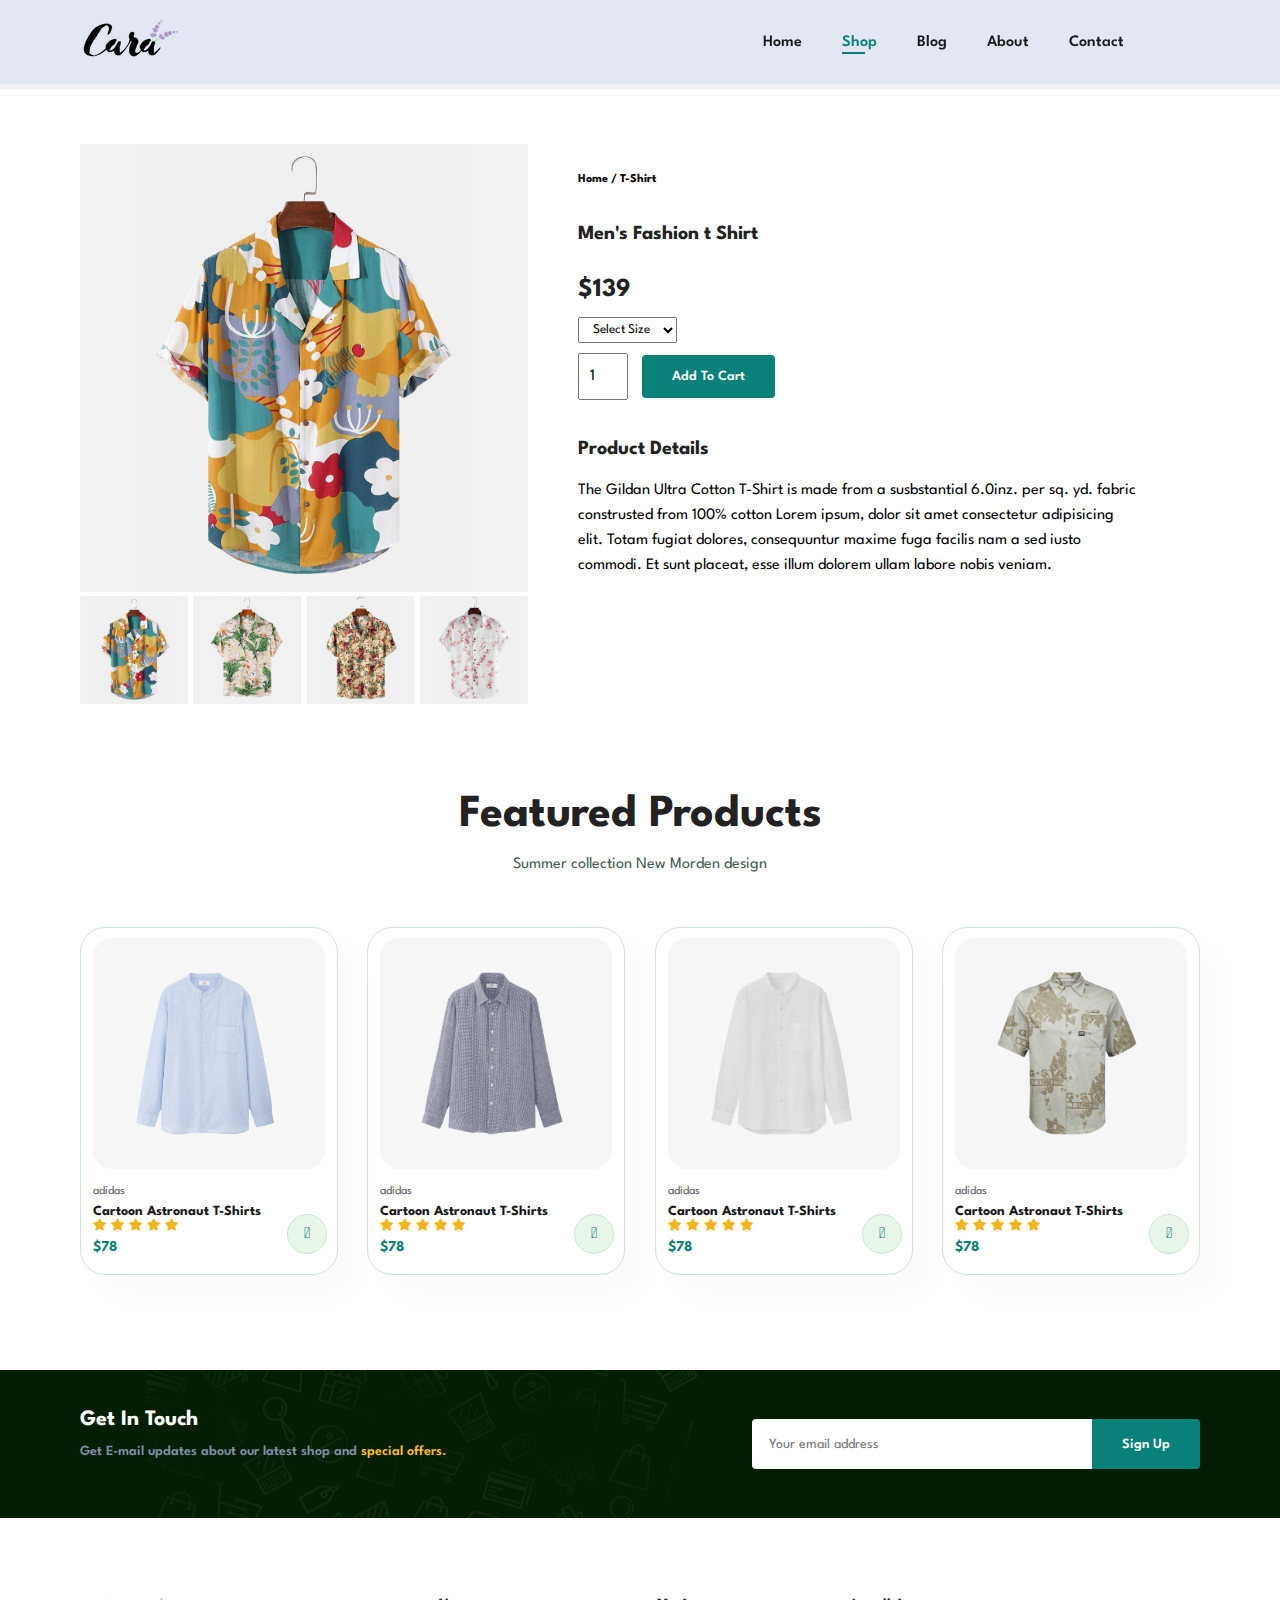
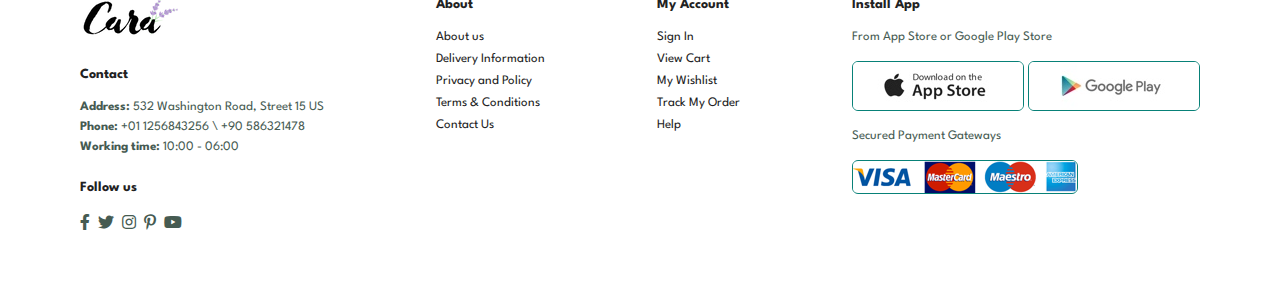
<file: sproduct.html>
<!DOCTYPE html>
<html lang="en">

<head>
    <meta charset="UTF-8">
    <meta name="viewport" content="width=device-width, initial-scale=1.0">
    <title>E-commerce website</title>
    <link rel="stylesheet" href="https://pro.fontawesome.com/releases/v5.10.0/css/all.css" />

    <link rel="stylesheet" href="style.css">

</head>

<body>
    <section id="header">
        <a href="#"><img src="image/logo.png" class="logo"></a>
        <div>
            <ul id="navbar">
                <li><a href="index.html">Home</a></li>
                <li><a class="active" href="shop.html">Shop</a></li>
                <li><a href="blog.html">Blog</a></li>
                <li><a href="about.html">About</a></li>
                <li><a href="contact.html">Contact</a></li>
                <li id="lg-bag"><a href="cart.html"><i class="far fa-shopping-bag"></i></a></li>
                <!-- this is used to add the close button on oour humburger menu  -->
                <a href="#" id="close"><i class="far fa-times"></i></a>
            </ul>
        </div>
        <!-- add hamburger menu for responsive webite  -->
        <div id="mobile">

            <a href="cart.html"><i class="far fa-shopping-bag"></i></a>
            <i id="bar" class="fas fa-outdent"></i>
        </div>
    </section>

    <section id="pro-details" class="section-p1">
        <div class="single-pro-image">
            <img src="image/product/f1.jpg" width="100%" id="MainImg" alt="">
            <div class="small-img-grp">
                <div class="small-img-col">
                    <img src="image/product/f1.jpg" width="100%" class="small-img" alt="">                   
                </div>

                <div class="small-img-col">
                    <img src="image/product/f2.jpg" width="100%" class="small-img" alt="">                   
                </div>

                <div class="small-img-col">
                    <img src="image/product/f3.jpg" width="100%" class="small-img" alt="">                   
                </div>

                <div class="small-img-col">
                    <img src="image/product/f4.jpg" width="100%" class="small-img" alt="">                   
                </div>
            </div>
        </div>

        <div class="single-pro-details">
            <h6>Home / T-Shirt</h6>
            <h4>Men's Fashion t Shirt</h4>
            <h2>$139</h2>
            <select>
                <option>Select Size</option>
                <option>XL</option>
                <option>XXL</option>
                <option>Small</option>
                <option>Large</option>
            </select>
            <input type="number" value="1">
            <button class="normal">Add To Cart</button>
            <h4>Product Details</h4>
            <span>The Gildan Ultra Cotton T-Shirt is made from a susbstantial 6.0inz. per sq. yd. fabric construsted from 100% cotton Lorem ipsum, dolor sit amet consectetur adipisicing elit. Totam fugiat dolores, consequuntur maxime fuga facilis nam a sed iusto commodi. Et sunt placeat, esse illum dolorem ullam labore nobis veniam.</span>
        </div>
    </section>

    <section id="product1" class="section-p1">
        <h2>Featured Products</h2>
        <p>Summer collection New Morden design</p>
        <div class="pro-container">
            <div class="pro">
                <img src="image/product/n1.jpg" alt="">
                <div class="des">
                    <span>adidas</span>
                    <h5>Cartoon Astronaut T-Shirts</h5>
                    <div class="star">
                        <i class="fas fa-star"></i>
                        <i class="fas fa-star"></i>
                        <i class="fas fa-star"></i>
                        <i class="fas fa-star"></i>
                        <i class="fas fa-star"></i>
                    </div>
                    <h4>$78</h4>
                </div>
                <a href="#"><i class="fal fa-shopping-cart cart"></i></a>
            </div>

            <div class="pro">
                <img src="image/product/n2.jpg" alt="">
                <div class="des">
                    <span>adidas</span>
                    <h5>Cartoon Astronaut T-Shirts</h5>
                    <div class="star">
                        <i class="fas fa-star"></i>
                        <i class="fas fa-star"></i>
                        <i class="fas fa-star"></i>
                        <i class="fas fa-star"></i>
                        <i class="fas fa-star"></i>
                    </div>
                    <h4>$78</h4>
                </div>
                <a href="#"><i class="fal fa-shopping-cart cart"></i></a>
            </div>

            <div class="pro">
                <img src="image/product/n3.jpg" alt="">
                <div class="des">
                    <span>adidas</span>
                    <h5>Cartoon Astronaut T-Shirts</h5>
                    <div class="star">
                        <i class="fas fa-star"></i>
                        <i class="fas fa-star"></i>
                        <i class="fas fa-star"></i>
                        <i class="fas fa-star"></i>
                        <i class="fas fa-star"></i>
                    </div>
                    <h4>$78</h4>
                </div>
                <a href="#"><i class="fal fa-shopping-cart cart"></i></a>
            </div>

            <div class="pro">
                <img src="image/product/n4.jpg" alt="">
                <div class="des">
                    <span>adidas</span>
                    <h5>Cartoon Astronaut T-Shirts</h5>
                    <div class="star">
                        <i class="fas fa-star"></i>
                        <i class="fas fa-star"></i>
                        <i class="fas fa-star"></i>
                        <i class="fas fa-star"></i>
                        <i class="fas fa-star"></i>
                    </div>
                    <h4>$78</h4>
                </div>
                <a href="#"><i class="fal fa-shopping-cart cart"></i></a>
            </div>

        </div>
    </section>

    <section id="newsletter" class="section-p1 section-m1">
        <div class="newstext">
            <h4>Get In Touch</h4>
            <p>Get E-mail updates about our latest shop and <span>special offers.</span></p>
        </div>
        <div class="form">
            <input type="text" placeholder="Your email address">
            <button class="normal">Sign Up</button>
        </div>
    </section>

    <footer class="section-p1">
        <div class="col">
            <img class="logo" src="image/logo.png" alt="">
            <h4>Contact</h4>
            <p><strong>Address: </strong>532 Washington Road, Street 15 US</p>
            <p><strong>Phone: </strong>+01 1256843256 \ +90 586321478</p>
            <p><strong>Working time: </strong>10:00 - 06:00</p>
            <div class="follow">
                <h4>Follow us</h4>
                <div class="icon">
                    <i class="fab fa-facebook-f"></i>
                    <i class="fab fa-twitter"></i>
                    <i class="fab fa-instagram"></i>
                    <i class="fab fa-pinterest-p"></i>
                    <i class="fab fa-youtube"></i>
                </div>
            </div>
        </div>

        <div class="col">
            <h4>About</h4>
            <a href="#">About us</a>
            <a href="#">Delivery Information</a>
            <a href="#">Privacy and Policy</a>
            <a href="#">Terms & Conditions</a>
            <a href="#">Contact Us</a>
        </div>

        <div class="col">
            <h4>My Account</h4>
            <a href="#">Sign In</a>
            <a href="#">View Cart</a>
            <a href="#">My Wishlist</a>
            <a href="#">Track My Order</a>
            <a href="#">Help</a>
        </div>

        <div class="col install">
            <h4>Install App</h4>
            <p>From App Store or Google Play Store</p>
            <div class="row">
                <img src="image/pay/app.jpg" alt="">
                <img src="image/pay/play.jpg" alt="">
                <p>Secured Payment Gateways</p>
                <img src="image/pay/pay.png" alt="">
            </div>
        </div>
    </footer>
<!-- to move the slider of the image -->
    <script>
        var MainImg = document.getElementById("MainImg");
        var smallimg = document.getElementsByClassName("small-img");
// this is for jb koi smallimg pr click krega toh small img - main img se replace ho jayegi
        smallimg[0].onclick = function(){
            MainImg.src = smallimg[0].src;
        }
        smallimg[1].onclick = function(){
            MainImg.src = smallimg[1].src;
        }
        smallimg[2].onclick = function(){
            MainImg.src = smallimg[2].src;
        }
        smallimg[3].onclick = function(){
            MainImg.src = smallimg[3].src;
        }
    </script>

    <script src="script.js"></script>
</body>

</html>
</file>
<file: style.css>
@import url("https://fonts.googleapis.com/css2?family=Spartan:wght@100;200;300;400;500;600;700;800;900&display=swap");

* {
  margin: 0;
  padding: 0;
  box-sizing: border-box;
  font-family: "Spartan", sans-serif;
}

html {
  scroll-behavior: smooth;
}

/* Global Styles */

h1 {
  font-size: 50px;
  line-height: 64px;
  color: #222;
}

h2 {
  font-size: 46px;
  line-height: 54px;
  color: #222;
}

h4 {
  font-size: 20px;
  color: #222;
}

h6 {
  font-weight: 700;
  font-size: 12px;
}

p {
  font-size: 16px;
  color: #465b52;
  margin: 15px 0 20px 0;
}

.section-p1 {
  padding: 40px 80px;
}

.section-m1 {
  margin: 40px 0;
}

button.normal {
  font-size: 14px;
  font-weight: 600;
  padding: 15px 30px;
  color: #000;
  background-color: #fff;
  border-radius: 4px;
  cursor: pointer;
  border: none;
  outline: none;
  transition: 0.2s;
}

button.white {
  font-size: 13px;
  font-weight: 600;
  padding: 11px 18px;
  color: #fff;
  background-color: transparent;
  cursor: pointer;
  border: 1px solid #fff;
  outline: none;
  transition: 0.2s;
}

body {
  width: 100%;
}

/*------------------section1----------------*/

#header {
  display: flex;
  align-items: center;
  justify-content: space-between;
  padding: 20px 80px;
  background: #E3E6F3;
  box-shadow: 0 5px rgba(0, 0, 0, 0.06);
  z-index: 999;
  position: sticky;
  top: 0;
  left: 0;
}

#navbar {
  display: flex;
  align-items: center;
  justify-content: center;

}

#navbar li {
  list-style: none;
  padding: 0 20px;
  position: relative;
}

#navbar li a {
  text-decoration: none;
  font-size: 16px;
  font-weight: 600;
  color: #1a1a1a;
  transition: 0.3s ease;

}

#navbar li a:hover,
#navbar li a.active {
  color: #088178;
}

#navbar li a.active::after,
#navbar li a:hover::after {
  content: "";
  width: 30%;
  height: 2px;
  background: #088178;
  position: absolute;
  bottom: -4px;
  left: 20px;
}

#mobile {
  /*isko yha pr display none krne se full se humburger menu hide ho jayega */
  display: none;
  align-items: center;
}

#close {
  display: none;
}

/*---------------section2-------------*/

#hero {
  background-image: url("image/hero4.png");
  height: 90vh;
  width: 100%;
  background-position: top 25% right 0;
  background-size: cover;
  padding: 0 80px;
  display: flex;
  flex-direction: column;
  align-items: flex-start;
  justify-content: center;
}

#hero h4 {
  padding: 15px;
}

#hero h1 {
  color: #088178;
}

#hero button {
  background-image: url("image/button.png");
  background-color: transparent;
  color: #088178;
  border: 0;
  padding: 14px 80px 14px 65px;
  background-repeat: no-repeat;
  cursor: pointer;
  font-weight: 700;
  font-size: 15px;
}

/*--------------section3-----------------*/

#feature {
  display: flex;
  align-items: center;
  justify-content: space-between;
  flex-wrap: wrap;
}

#feature .fe-box {
  width: 180px;
  text-align: center;
  padding: 25px 15px;
  box-shadow: 20px 20px 34px rgba(0, 0, 0, 0.03);
  border: 1px solid #cce7d0;
  border-radius: 4px;
  margin: 15px 0;
}

#feature .fe-box:hover {
  box-shadow: 10px 10px 54px rgba(70, 62, 221, 0.1);

}

#feature .fe-box img {
  width: 100%;
  margin-bottom: 10px;

}

#feature .fe-box h6 {
  display: inline-block;
  padding: 9px 8px 6px 8px;
  line-height: 1;
  border-radius: 4px;
  color: #088178;
  background-color: #fddde4;
}

#feature .fe-box:nth-child(2) h6 {
  background-color: #cdebbc;
}

#feature .fe-box:nth-child(3) h6 {
  background-color: #d1e8f2;
}

#feature .fe-box:nth-child(4) h6 {
  background-color: #cdd4f8;
}

#feature .fe-box:nth-child(5) h6 {
  background-color: #f6dbf6;
}

#feature .fe-box:nth-child(6) h6 {
  background-color: #fff2e5;
}

/*-------------section4------------------*/

#product1 {
  text-align: center;
}

#product1 .pro-container {
  display: flex;
  justify-content: space-between;
  padding-top: 20px;
  flex-wrap: wrap;
}

#product1 .pro {
  width: 23%;
  min-width: 250px;
  padding: 10px 12px;
  border: 1px solid #cce7d0;
  border-radius: 25px;
  cursor: pointer;
  box-shadow: 20px 20px 30px rgba(0, 0, 0, 0.02);
  margin: 15px 0;
  transition: 0.2s ease;
  position: relative;
}

#product1 .pro:hover {
  box-shadow: 20px 20px 30px rgba(0, 0, 0, 0.06);
}

#product1 .pro img {
  width: 100%;
  border-radius: 20px;
}

#product1 .pro .des {
  text-align: start;
  padding: 10px 0;
}

#product1 .pro .des span {
  color: #606063;
  font-size: 12px;
}

#product1 .pro .des h5 {
  padding-top: 7px;
  color: #1a1a1a;
  font-size: 14px;
}

#product1 .pro .des i {
  font-size: 12px;
  color: rgb(243, 181, 25);
}

#product1 .pro .des h4 {
  padding-top: 7px;
  font-size: 15px;
  font-weight: 700;
  color: #088178;
}

#product1 .pro .cart {
  width: 40px;
  height: 40px;
  line-height: 40px;
  border-radius: 50px;
  background-color: #e8f6ea;
  font-weight: 500;
  color: #088178;
  border: 1px solid #cce7d0;
  position: absolute;
  bottom: 20px;
  right: 10px;
}

/*---------------section5----------------*/

#banner {
  display: flex;
  flex-direction: column;
  justify-content: center;
  align-items: center;
  text-align: center;
  background-image: url("image/banner/b2.jpg");
  width: 100%;
  height: 40vh;
  background-size: cover;
  background-position: center;
}

#banner h4 {
  color: #fff;
  font-size: 16px;
}

#banner h2 {
  color: #fff;
  font-size: 30px;
  padding: 10px 0;
}

#banner h2 span {
  color: #ef3636;
}

#banner button:hover {
  background: #088178;
  color: #fff;
}

/*-----------section7--------------*/

#sm-banner {
  display: flex;
  justify-content: space-between;
  flex-wrap: wrap;
}

#sm-banner .banner-box {
  display: flex;
  flex-direction: column;
  justify-content: center;
  align-items: flex-start;
  background-image: url("image/banner/b17.jpg");
  min-width: 540px;
  height: 50vh;
  background-size: cover;
  background-position: center;
  padding: 30px;
}

#sm-banner .banner-box2 {
  background-image: url("image/banner/b10.jpg");
}

#sm-banner h4 {
  color: #fff;
  font-size: 20px;
  font-weight: 300;
}

#sm-banner h2 {
  color: #fff;
  font-size: 28px;
  font-weight: 800;
}

#sm-banner span {
  color: #fff;
  font-size: 14px;
  font-weight: 500;
  padding-bottom: 15px;
}

#sm-banner .banner-box:hover button {
  background: #088178;
  border: 1px solid #088178;
}

/*------------------------------*/

#banner3 {
  display: flex;
  justify-content: space-between;
  flex-wrap: wrap;
  padding: 0 80px;
}

#banner3 .banner-box {
  display: flex;
  flex-direction: column;
  justify-content: center;
  align-items: flex-start;
  background-image: url("image/banner/b7.jpg");
  min-width: 30%;
  height: 30vh;
  background-size: cover;
  background-position: center;
  padding: 20px;
  margin-bottom: 20px;
}

#banner3 .banner-box2 {
  background-image: url("image/banner/b4.jpg");
}

#banner3 .banner-box3 {
  background-image: url("image/banner/b18.jpg");
}

#banner3 h2 {
  color: #fff;
  font-weight: 900;
  font-size: 22px;
}

#banner3 h3 {
  color: #ec544e;
  font-weight: 800;
  font-size: 15px;
}

/*----------------------------------*/

#newsletter {
  display: flex;
  justify-content: space-between;
  flex-wrap: wrap;
  align-items: center;
  background-image: url("image/banner/b14.png");
  background-repeat: no-repeat;
  background-position: 20% 30%;
  background-color: #041e04;
}

#newsletter h4 {
  font-size: 22px;
  font-weight: 700;
  color: #fff;
}

#newsletter p {
  font-size: 14px;
  font-weight: 600;
  color: #818ea8;
}

#newsletter span {
  color: #ffbd27;
}

#newsletter .form {
  display: flex;
  width: 40%;
}

#newsletter input {
  height: 3.125rem;
  padding: 0 1.125em;
  font-size: 14px;
  width: 100%;
  border: 1px solid transparent;
  border-radius: 4px;
  outline: none;
  border-top-right-radius: 0;
  border-bottom-right-radius: 0;
}

#newsletter button {
  background-color: #088178;
  color: #fff;
  white-space: nowrap;
  border-top-left-radius: 0;
  border-bottom-left-radius: 0;
}

#newsletter button:hover {
  background-color: #ffbd27;
}

/*--------------------------------*/

footer {
  display: flex;
  flex-wrap: wrap;
  justify-content: space-between;
}

footer .col {
  display: flex;
  flex-direction: column;
  align-items: flex-start;
  margin-bottom: 20px;
}

footer .logo {
  margin-bottom: 30px;
}

footer h4 {
  font-size: 14px;
  padding-bottom: 20px;
}

footer p {
  font-size: 13px;
  margin: 0 0 8px 0;
}

footer a {
  font-size: 13px;
  text-decoration: none;
  color: #222;
  margin-bottom: 10px;
}

footer .follow {
  margin-top: 20px;
}

footer .follow i {
  color: #465b52;
  padding-right: 4px;
  cursor: pointer;
}

footer .install .row img {
  border: 1px solid #088178;
  border-radius: 6px;
}

footer .install img {
  margin: 10px 0 15px 0;
}

footer .follow i:hover,
footer a:hover {
  color: #088178;
}

/* shop page */

#page-header{
  background-image: url("image/banner/b1.jpg");
  width: 100%;
  height: 40vh;
  background-size: cover;
  display: flex;
  text-align: center;
  flex-direction: column;
  padding: 14px;
}
#page-header h2,
#page-header p{
  color: #fff;
}
#pagination{
  text-align: center;
}
#pagination a{
  text-decoration: none;
  background-color: #088178;
  padding: 15px 20px;
  border-radius: 4px;
  color: #fff;
  font-weight: 600;
}
#pagination a i{
  font-weight: 600;
  font-size: 16px;
}

/* sproduct page */

#pro-details{
  display: flex;
  margin-top: 20px;

}
#pro-details .single-pro-image{
  width: 40%;
  margin-right: 50px;
}
.small-img-grp{
  display: flex;
  justify-content: space-between;
}
.small-img-col{
  flex-basis: 24%;
  cursor: pointer;
}
#pro-details .single-pro-details{
  width: 50%;
  padding-top: 30px;
}
#pro-details .single-pro-details h4{
  padding: 40px 0 20px 0;
}
#pro-details .single-pro-details h2{
  font-size: 26px;
}
#pro-details .single-pro-details select{
  display: block;
  padding: 5px 10px;
  margin-bottom: 10px;
}
#pro-details .single-pro-details input{
  width: 50px;
  height: 47px;
  padding-left: 10px;
  font-size: 16px;
  margin-right: 10px;
}
#pro-details .single-pro-details input:focus{
  outline: none;
}
#pro-details .single-pro-details button{
  background: #088178;
  color: #fff;
}
#pro-details .single-pro-details span{
  line-height: 25px;

}

/* blog page */

#page-header.blog-header{
  background-image: url("image/banner/b19.jpg");
  
}
#blog{
  padding: 150px 150px 0 150px;
}
#blog .blog-box{
  display: flex;
  align-items: center;
  width: 100%;
  position: relative;
padding-bottom: 90px;
}
#blog .blog-img{
  width: 50%;
  margin-right: 40px;
}
#blog img{
  width: 100%;
  height: 300px;
  object-fit: cover;
}
#blog .blog-details{
  width: 50%;
}
#blog .blog-details a{
  text-decoration: none;
  font-size: 11px;
  color: #000;
  font-weight: 700;
  position: relative;
  transition: 0.3s;
}
#blog .blog-details a::after{
  content: "";
  width: 50px;
  height: 1px;
  background-color: #000;
  position: absolute;
  top: 4px;
  right: -60px;
}
#blog .blog-details a:hover{
  color: #088178;
}
#blog .blog-details a:hover::after{
  background-color: #088178;
}
#blog .blog-box h1{
  position: absolute;
  top: -40px;
  left: 0;
  font-size: 70px;
 font-weight: 700; 
 color: #c9c9c9;
z-index: -9;
}

/* about page */

#page-header .about-header{
  background-image: url(image/about/banner1.jpg);
  }
  #about-head {
    display: flex;
    align-items: center;
  }
#about-head img{
  width: 50%;
  height: auto;
}
#about-head div{
  padding-left: 40px;
}
#about-app{
  text-align: center;

}
#about-app .video{
  width: 70%;
  height: 100%;
  margin: 30px auto 0 auto;
}
#about-app .video video{
  width: 100%;
  height: 100%;
  border-radius: 20px;
}

/* contact page */

#contact-details{
  display: flex;
  align-items: center;
  justify-content: space-between;
}
#contact-details .details{
  width: 40%;
}
#contact-details .details span,
#form-details form span{
  font-size: 12px;
}
#contact-details .details h2,
#form-details form h2{
  font-size: 26px;
  line-height: 35px;
  padding: 20px 0;
}
#contact-details .details h3{
  font-size: 16px;
  padding-bottom: 15px;
}
#contact-details .details li{
  list-style: none;
  display: flex;
  padding: 10px 0;
}
#contact-details .details li i {
  font-size: 14px;
  padding-right: 22px;
}
#contact-details .details li p{
  margin: 0;
  font-size: 14px;
}
#contact-details .map{
  width: 55%;
  height: 400px;
}
#contact-details .map iframe{
  width: 100%;
  height: 100%;
}
#form-details{
  display: flex;
  justify-content: space-between;
  margin: 30px;
  padding: 80px;
  border: 1px solid #e1e1e1;
}
#form-details form{
  width: 65%;
  display: flex;
  flex-direction: column;
  align-items: flex-start;
}
#form-details form input,
#form-details form textarea{
  width: 100%;
  padding: 12px 15px;
  outline: none;
  margin: 20px;
  border: 1px solid #e1e1e1;
}
#form-details form button{
  background-color: #088178;
  color: #fff;
}
#form-details .people div{
  padding-bottom: 25px;
  display: flex;
  align-items: flex-start;
}
#form-details .people div img{
  width: 65px;
  height: 65px;
  object-fit: cover;
  margin-right: 15px;
}
#form-details .people div p{
  margin: 0;
  font-size: 13px;
  line-height: 25px;
}
#form-details .people div p span{
  display: block;
  font-size: 16px;
  font-weight: 600;
  color: #000;
}

/* cart page */
#cart{
  overflow-x: auto;
}
#cart table {
  width: 100%;
  border-collapse: collapse;
  table-layout: fixed;
  white-space: nowrap;
}
#cart table img{
  width: 70px;
}
#cart table td:nth-child(1){
  width: 100px;
  text-align: center;
}
#cart table td:nth-child(2){
  width: 150px;
  text-align: center;
}
#cart table td:nth-child(3){
  width: 250px;
  text-align: center;
}
#cart table td:nth-child(4),
#cart table td:nth-child(5),
#cart table td:nth-child(6){
  width: 150px;
  text-align: center;
}
#cart table td:nth-child(5) input{
  width: 70px;
  padding: 10px 5px 10px 15px;
}
#cart table thead{
  border: 1px solid #e2e9e1;
  border-left: none;
  border-right: none;
}
#cart table thead td{
  font-weight: 700;
  text-transform: uppercase;
  font-size: 13px;
  padding: 18px 0;
}
#cart table tbody tr td{
  padding-top: 15px;
}
#cart table tbody td{
  font-size: 13px;
}
#cart-add{
  display: flex;
  flex-wrap: wrap;
  justify-content: space-between;
}
#coupon{
  width: 50%;
  margin-bottom: 30px;
}
#coupon h3,
#subtotal h3{
  padding-bottom: 15px;
}
#coupon input{
  padding: 10px 20px;
  outline: none;
  width: 60%;
  margin-right: 10px;
  border: 1px solid #e2e9e1;
}
#coupon button,
#subtotal button {
  background-color: #088178;
  color: #fff;
  padding: 12px 20px;
}
#subtotal{
  width: 50%;
  margin-bottom: 30px;
  border: 1px solid #e2e9e1;
  padding: 30px;
}
#subtotal table{
  border-collapse: collapse;
  width: 100%;
  margin-bottom: 20px;

}
#subtotal table td{
  width: 50%;
  border: 1px solid #e2e9e2;
  padding: 10px;
  font-size: 13px;
}

/*-------------#####@@@@ make website reponsive @@@@@@@@@#############----------------------*/
/* this media query is for ipad devices its mean medium devices */

@media (max-width:799px) {
  .section-p1 {
    padding: 40px 40px;
  }

  #navbar {
    display: flex;
    flex-direction: column;
    align-items: flex-start;
    justify-content: flex-start;
    position: fixed;
    top: 0;
    right: -300px;
    /* minus me dene se b=navbar website me direct shoe ni hoga */
    height: 100vh;
    width: 300px;
    background-color: #E3E6F3;
    box-shadow: 0 40px 60px rgba(0, 0, 0, 0.1);
    padding: 80px 0 0 10px;
    transition: 0.3s;
  }

  /* this is for to make humburger menu clickable and its also use javascript to make the reponsive website */
  #navbar.active {
    right: 0px;
  }

  #navbar li {
    margin-bottom: 25px;
  }

  #mobile {
    /* isme display flex krne se humburger menu short screen pr hi show hota h bs full screen pr ni */
    display: flex;
    align-items: center;
  }

  #mobile i {
    color: #1a1a1a;
    font-size: 24px;
    padding-left: 20px;
  }

  #close {
    display: initial;
    position: absolute;
    top: 30px;
    left: 30px;
    color: #222;
    font-size: 24px;
  }

  #lg-bag {
    display: none;
  }

  #hero {
    height: 70vh;
    background-position: top 30% right 30%;
    padding: 0 80px;
  }

  #feature {
    justify-content: center;
  }

  #feature .fe-box {
    margin: 15px 15px;
  }

  #product1 .pro-container {
    justify-content: center;
  }

  #product1 .pro {
    margin: 15px;
  }

  #banner {
    height: 20vh;
  }

  #sm-banner .banner-box {
    min-width: 100%;
    height: 30vh;
  }

  #banner3 {
    padding: 0 40px;
  }

  #banner3 .banner-box {
    width: 28%;
  }

  #newsletter .form {
    width: 70%;
  }

  /* contact page */


  #form-details {
    padding: 40px;
  }
  #form-details form{
    width: 50%;
  }

}

/* this media query is for mobile devices  */

@media (max-width: 477px) {
  .section-p1 {
    padding: 20px;
  }

  #header {
    padding: 10px 30px;
  }

  h1 {
    font-size: 38px;
  }

  h2 {
    font-size: 32px;
  }

  #hero {
    padding: 0 20px;
    background-position: 55%;
  }

  #feature {
    justify-content: space-between;
  }

  #feature .fe-box {
    width: 155px;
    margin: 0 0 15px 0;
  }

  #product .pro {
    width: 100%;
  }

  #banner {
    height: 40vh;
  }

  #sm-banner .banner-box {
    height: 40vh;

  }

  #sm-banner .banner-box2 {
    margin-top: 20px;
  }

  #banner3 {
    padding: 0 20px;
  }

  #banner3 .banner-box {
    width: 100%;
  }

  #newsletter {
    padding: 40px 20px;
  }

  #newsletter .form {
    width: 100%;
  }

  /* sproduct page */

  #pro-details{
    display: flex;
    flex-direction: column;
  }
  #pro-details .single-pro-image {
    width: 100%;
    margin-right: 0px;
  }
  #pro-details .single-pro-details {
    width: 100%;
  }
  /* blog page */
  #blog {
    padding: 100px 20px 0 20px;
  }
  #blog .blog-box{
    display: flex;
    flex-direction: column;
    align-items: flex-start;
  }
  #blog .blog-img{
    width: 100%;
    margin-right: 0px;
    margin-bottom: 30px;
  }
  #blog .blog-details{
    width: 100%;
  }
  /* about page */

  #about-head{
    flex-direction: column;
  }
  #about-head img{
    width: 100%;
    margin-bottom: 20px;
  }
  #about-head div{
    padding: 0px;
  }
  #about-app  .video{
    width: 100%;
  }


/* contact page */

  #contact-details {
    flex-direction: column;
  }
  #contact-details .details{
    width: 100%;
    margin-bottom: 30px;
  }
  #contact-details .map{
    width: 100%;
  }
  #form-details {
    margin: 10px;
    padding: 30px 10px ;
    flex-wrap: wrap;
  }
  #form-details form{
    width: 100%;
    margin-bottom: 30px;
  }
  /* cart page */
  #cart-add{
    flex-direction: column;
  }
  #coupon{
    width: 100%;
  }
  #subtotal{
    width: 100%;
    padding: 20px;
  }
}
</file>
